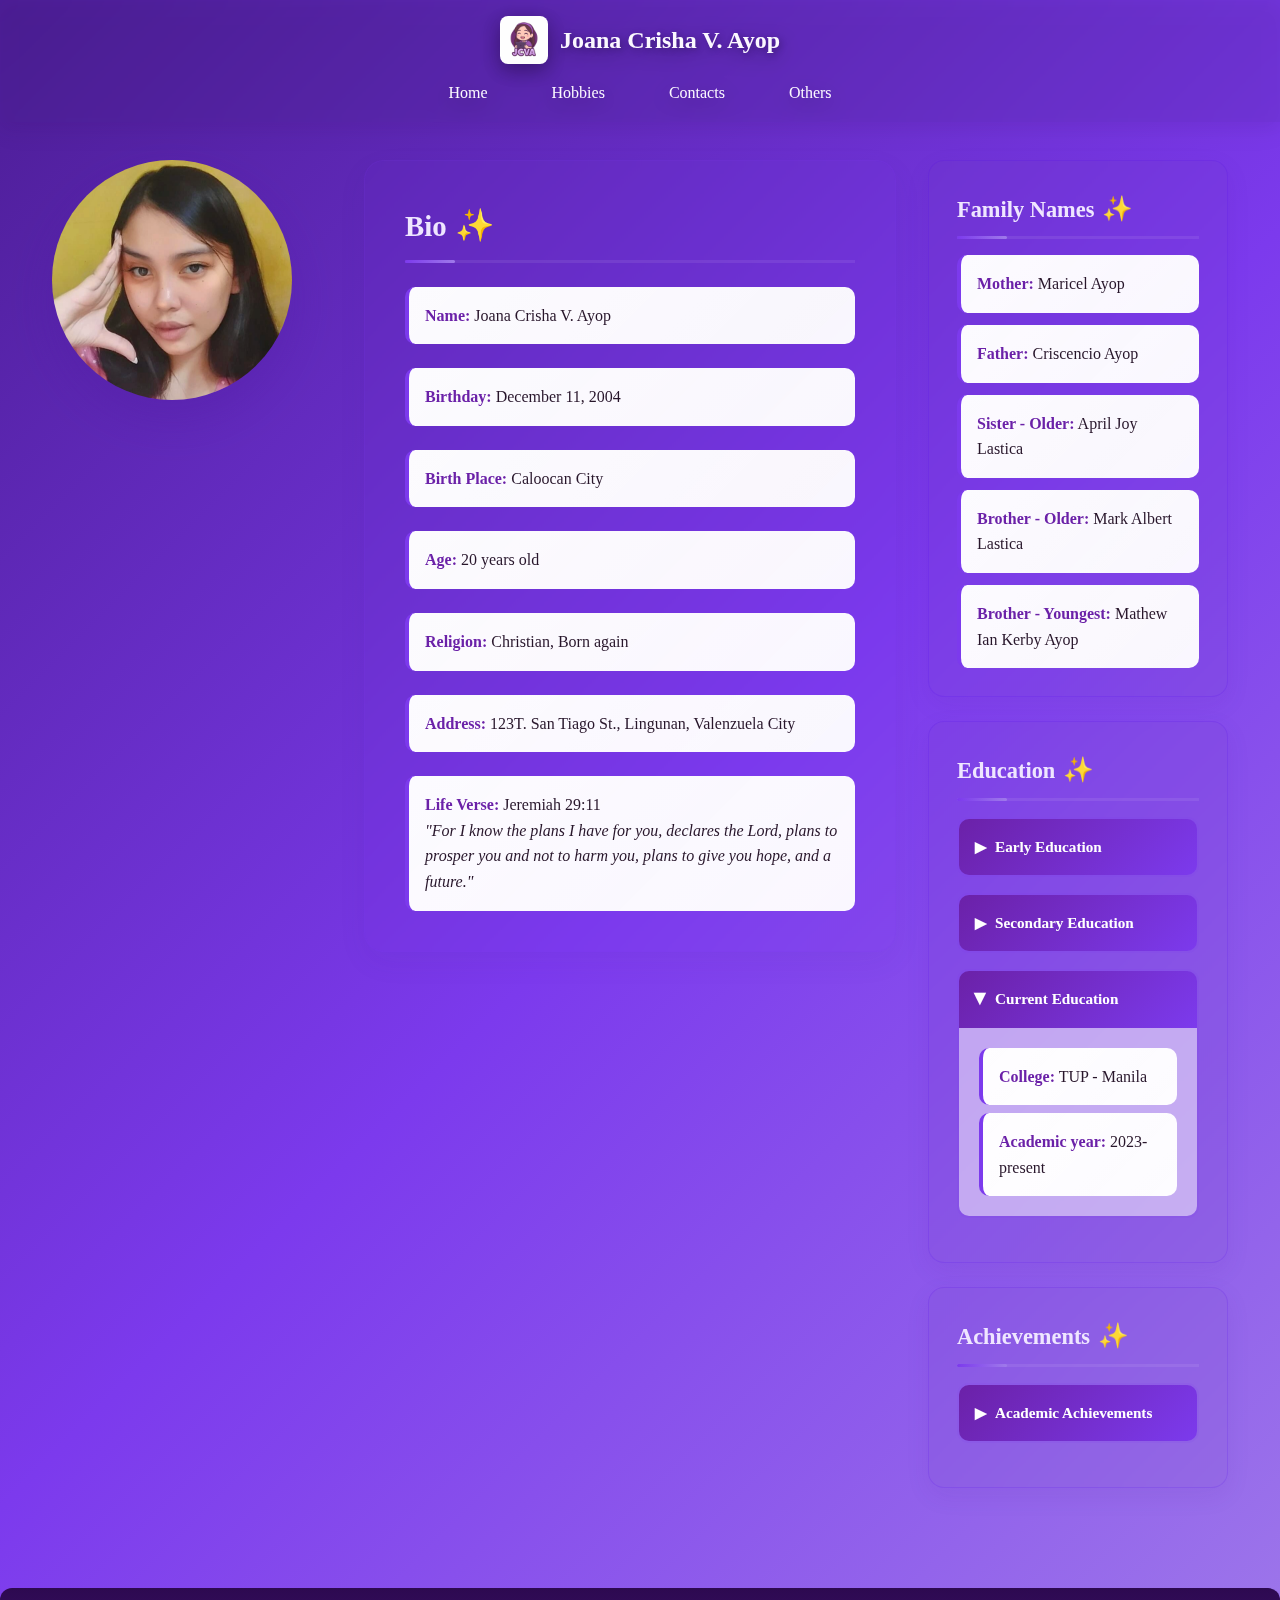
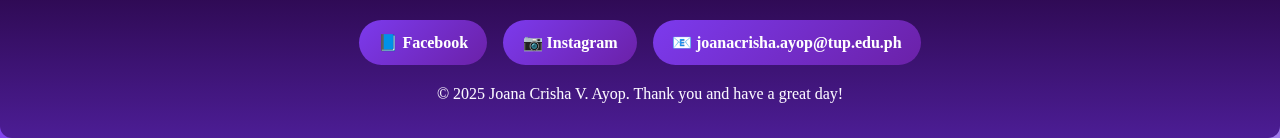
<file: Index.html>
<!DOCTYPE html>
<html lang="en">
  <head>
    <meta charset="UTF-8" />
    <meta name="viewport" content="width=device-width, initial-scale=1.0" />
    <title>Joana Crisha V. Ayop - Personal Profile</title>
    <link rel="stylesheet" href="styles.css" />
  </head>
  <body>
    <header>
      <div class="brand">
        <img class="logo" src="assets/logo.png" alt="Logo" />
        <h1 class="site-title">Joana Crisha V. Ayop</h1>
      </div>
      <nav>
        <ul>
          <li><a href="Index.html">Home</a></li>
          <li><a href="Hobbies.html">Hobbies</a></li>
          <li><a href="Contacts.html">Contacts</a></li>
          <li><a href="Others.html">Others</a></li>
        </ul>
      </nav>
    </header>

    <main>
      <div class="main-content">
        <div class="profile-header">
          <div class="profile-image">
            <img
              src="assets/profileee.jpg"
              alt="Portrait of Joana Crisha V. Ayop"
              width="240"
              height="240"
              loading="lazy"
              decoding="async"
            />
          </div>
          <section
            id="bio"
            data-role="student"
            data-interests="dancing,cooking,puzzles"
          >
            <h2>Bio</h2>
            <div class="info-grid">
              <div class="info-item">
                <strong>Name:</strong> Joana Crisha V. Ayop
              </div>
              <div class="info-item">
                <strong>Birthday:</strong> December 11, 2004
              </div>
              <div class="info-item">
                <strong>Birth Place:</strong> Caloocan City
              </div>
              <div class="info-item"><strong>Age:</strong> 20 years old</div>
              <div class="info-item">
                <strong>Religion:</strong> Christian, Born again
              </div>
              <div class="info-item">
                <strong>Address:</strong> 123T. San Tiago St., Lingunan,
                Valenzuela City
              </div>
            </div>
            <div class="info-item" style="margin-top: 1.5rem">
              <strong>Life Verse:</strong> Jeremiah 29:11<br />
              <em
                >"For I know the plans I have for you, declares the Lord, plans
                to prosper you and not to harm you, plans to give you hope, and
                a future."</em
              >
            </div>
          </section>
        </div>

        <div class="sidebar">
          <aside id="family" data-family-size="5">
            <h2>Family Names</h2>
            <div class="info-item"><strong>Mother:</strong> Maricel Ayop</div>
            <div class="info-item" style="margin-top: 0.75rem">
              <strong>Father:</strong> Criscencio Ayop
            </div>
            <div class="info-item" style="margin-top: 0.75rem">
              <strong>Sister - Older:</strong> April Joy Lastica
            </div>
            <div class="info-item" style="margin-top: 0.75rem">
              <strong>Brother - Older:</strong> Mark Albert Lastica
            </div>
            <div class="info-item" style="margin-top: 0.75rem">
              <strong>Brother - Youngest:</strong> Mathew Ian Kerby Ayop
            </div>
          </aside>

          <aside id="education" data-education-level="college">
            <h2>Education</h2>
            <details>
              <summary>Early Education</summary>
              <div>
                <div class="info-item">
                  <strong>Nursery:</strong> Valenzuela Daycare Center
                </div>
                <div class="info-item" style="margin-top: 0.5rem">
                  <strong>Academic year:</strong> 2009-2010
                </div>
                <div class="info-item" style="margin-top: 0.5rem">
                  <strong>Elementary:</strong> Canumay West Elementary School
                </div>
                <div class="info-item" style="margin-top: 0.5rem">
                  <strong>Academic year:</strong> 2010-2017
                </div>
              </div>
            </details>

            <details>
              <summary>Secondary Education</summary>
              <div>
                <div class="info-item">
                  <strong>High School:</strong> Canumay West National High
                  School
                </div>
                <div class="info-item" style="margin-top: 0.5rem">
                  <strong>Academic year:</strong> 2017-2021
                </div>
                <div class="info-item" style="margin-top: 0.5rem">
                  <strong>Senior High:</strong> Malinta National High School
                </div>
                <div class="info-item" style="margin-top: 0.5rem">
                  <strong>Academic year:</strong> 2021-2023
                </div>
              </div>
            </details>

            <details open>
              <summary>Current Education</summary>
              <div>
                <div class="info-item">
                  <strong>College:</strong> TUP - Manila
                </div>
                <div class="info-item" style="margin-top: 0.5rem">
                  <strong>Academic year:</strong> 2023-present
                </div>
              </div>
            </details>
          </aside>

          <aside id="achievements" data-achievement-level="honors">
            <h2>Achievements</h2>
            <details>
              <summary>Academic Achievements</summary>
              <div>
                <div class="info-item">
                  <strong>Elementary:</strong> Consistent Top student (Grades
                  1-6)
                </div>
                <div class="info-item" style="margin-top: 0.5rem">
                  <strong>High School:</strong> Consistent Honor Student (Grades
                  7-10)
                </div>
                <div class="info-item" style="margin-top: 0.5rem">
                  <strong>Senior High:</strong> Consistent Honor Student (Grades
                  11-12)
                </div>
                <div class="info-item" style="margin-top: 0.5rem">
                  <strong>College:</strong> Dean's Lister (2nd year)
                </div>
              </div>
            </details>
          </aside>
        </div>
      </div>
    </main>

    <footer>
      <div class="social-links">
        <a
          href="https://www.facebook.com/joana.crishaa?mibextid=ZbWKwL"
          target="_blank"
          >📘 Facebook</a
        >
        <a
          href="https://instagram.com/joane.avc?igshid=OGQ5ZDc2ODk2ZA=="
          target="_blank"
          >📷 Instagram</a
        >
        <a href="mailto:joanacrisha.ayop@tup.edu.ph"
          >📧 joanacrisha.ayop@tup.edu.ph</a
        >
      </div>
      <p>&copy; 2025 Joana Crisha V. Ayop. Thank you and have a great day!</p>
    </footer>
    <script src="script.js"></script>
  </body>
</html>
</file>
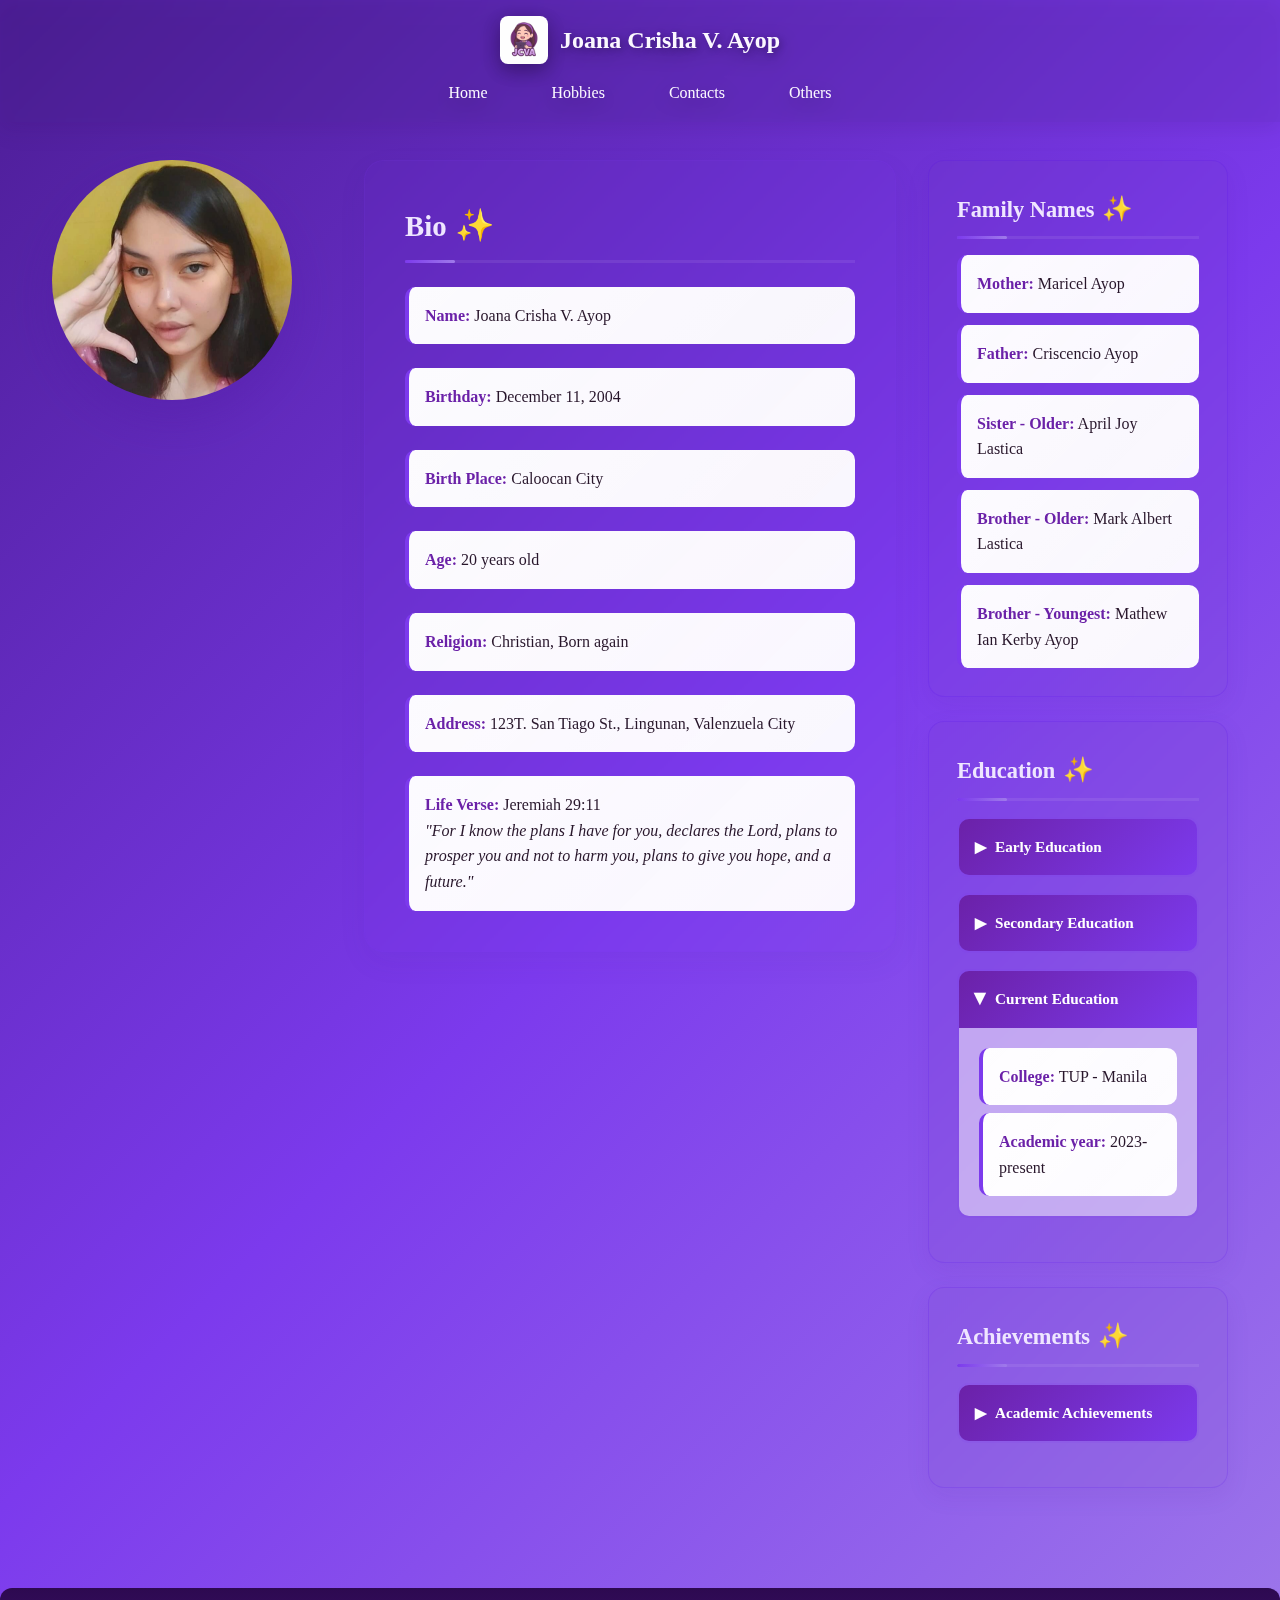
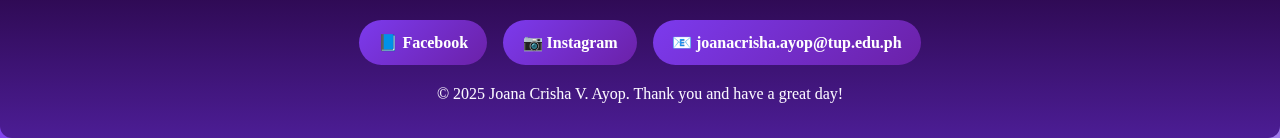
<file: index.html>
<!DOCTYPE html>
<html lang="en">
  <head>
    <meta charset="UTF-8" />
    <meta name="viewport" content="width=device-width, initial-scale=1.0" />
    <title>Joana Crisha V. Ayop - Personal Profile</title>
    <link rel="stylesheet" href="styles.css" />
  </head>
  <body>
    <header>
      <div class="brand">
        <img class="logo" src="assets/logo.png" alt="Logo" />
        <h1 class="site-title">Joana Crisha V. Ayop</h1>
      </div>
      <nav>
        <ul>
          <li><a href="index.html">Home</a></li>
          <li><a href="hobbies.html">Hobbies</a></li>
          <li><a href="contacts.html">Contacts</a></li>
          <li><a href="others.html">Others</a></li>
        </ul>
      </nav>
    </header>

    <main>
      <div class="main-content">
        <div class="profile-header">
          <div class="profile-image">
            <img
              src="assets/profileee.jpg"
              alt="Portrait of Joana Crisha V. Ayop"
              width="240"
              height="240"
              loading="lazy"
              decoding="async"
            />
          </div>
          
          <section
            id="bio"
            data-role="student"
            data-interests="dancing,cooking,puzzles"
          >
            <h2>Bio</h2>
            <div class="info-grid">
              <div class="info-item">
                <strong>Name:</strong> Joana Crisha V. Ayop
              </div>
              <div class="info-item">
                <strong>Birthday:</strong> December 11, 2004
              </div>
              <div class="info-item">
                <strong>Birth Place:</strong> Caloocan City
              </div>
              <div class="info-item"><strong>Age:</strong> 20 years old</div>
              <div class="info-item">
                <strong>Religion:</strong> Christian, Born again
              </div>
              <div class="info-item">
                <strong>Address:</strong> 123T. San Tiago St., Lingunan,
                Valenzuela City
              </div>
            </div>
            <div class="info-item" style="margin-top: 1.5rem">
              <strong>Life Verse:</strong> Jeremiah 29:11<br />
              <em
                >"For I know the plans I have for you, declares the Lord, plans
                to prosper you and not to harm you, plans to give you hope, and
                a future."</em
              >
            </div>
          </section>
        </div>

        <div class="sidebar">
          <aside id="family" data-family-size="5">
            <h2>Family Names</h2>
            <div class="info-item"><strong>Mother:</strong> Maricel Ayop</div>
            <div class="info-item" style="margin-top: 0.75rem">
              <strong>Father:</strong> Criscencio Ayop
            </div>
            <div class="info-item" style="margin-top: 0.75rem">
              <strong>Sister - Older:</strong> April Joy Lastica
            </div>
            <div class="info-item" style="margin-top: 0.75rem">
              <strong>Brother - Older:</strong> Mark Albert Lastica
            </div>
            <div class="info-item" style="margin-top: 0.75rem">
              <strong>Brother - Youngest:</strong> Mathew Ian Kerby Ayop
            </div>
          </aside>

          <aside id="education" data-education-level="college">
            <h2>Education</h2>
            <details>
              <summary>Early Education</summary>
              <div>
                <div class="info-item">
                  <strong>Nursery:</strong> Valenzuela Daycare Center
                </div>
                <div class="info-item" style="margin-top: 0.5rem">
                  <strong>Academic year:</strong> 2009-2010
                </div>
                <div class="info-item" style="margin-top: 0.5rem">
                  <strong>Elementary:</strong> Canumay West Elementary School
                </div>
                <div class="info-item" style="margin-top: 0.5rem">
                  <strong>Academic year:</strong> 2010-2017
                </div>
              </div>
            </details>

            <details>
              <summary>Secondary Education</summary>
              <div>
                <div class="info-item">
                  <strong>High School:</strong> Canumay West National High
                  School
                </div>
                <div class="info-item" style="margin-top: 0.5rem">
                  <strong>Academic year:</strong> 2017-2021
                </div>
                <div class="info-item" style="margin-top: 0.5rem">
                  <strong>Senior High:</strong> Malinta National High School
                </div>
                <div class="info-item" style="margin-top: 0.5rem">
                  <strong>Academic year:</strong> 2021-2023
                </div>
              </div>
            </details>

            <details open>
              <summary>Current Education</summary>
              <div>
                <div class="info-item">
                  <strong>College:</strong> TUP - Manila
                </div>
                <div class="info-item" style="margin-top: 0.5rem">
                  <strong>Academic year:</strong> 2023-present
                </div>
              </div>
            </details>
          </aside>

          <aside id="achievements" data-achievement-level="honors">
            <h2>Achievements</h2>
            <details>
              <summary>Academic Achievements</summary>
              <div>
                <div class="info-item">
                  <strong>Elementary:</strong> Consistent Top student (Grades
                  1-6)
                </div>
                <div class="info-item" style="margin-top: 0.5rem">
                  <strong>High School:</strong> Consistent Honor Student (Grades
                  7-10)
                </div>
                <div class="info-item" style="margin-top: 0.5rem">
                  <strong>Senior High:</strong> Consistent Honor Student (Grades
                  11-12)
                </div>
                <div class="info-item" style="margin-top: 0.5rem">
                  <strong>College:</strong> Dean's Lister (2nd year)
                </div>
              </div>
            </details>
          </aside>
        </div>
      </div>
    </main>

    <footer>
      <div class="social-links">
        <a
          href="https://www.facebook.com/joana.crishaa?mibextid=ZbWKwL"
          target="_blank"
          >📘 Facebook</a
        >
        <a
          href="https://instagram.com/joane.avc?igshid=OGQ5ZDc2ODk2ZA=="
          target="_blank"
          >📷 Instagram</a
        >
        <a href="mailto:joanacrisha.ayop@tup.edu.ph"
          >📧 joanacrisha.ayop@tup.edu.ph</a
        >
      </div>
      <p>&copy; 2025 Joana Crisha V. Ayop. Thank you and have a great day!</p>
    </footer>
    <script src="script.js"></script>
  </body>
</html>
</file>
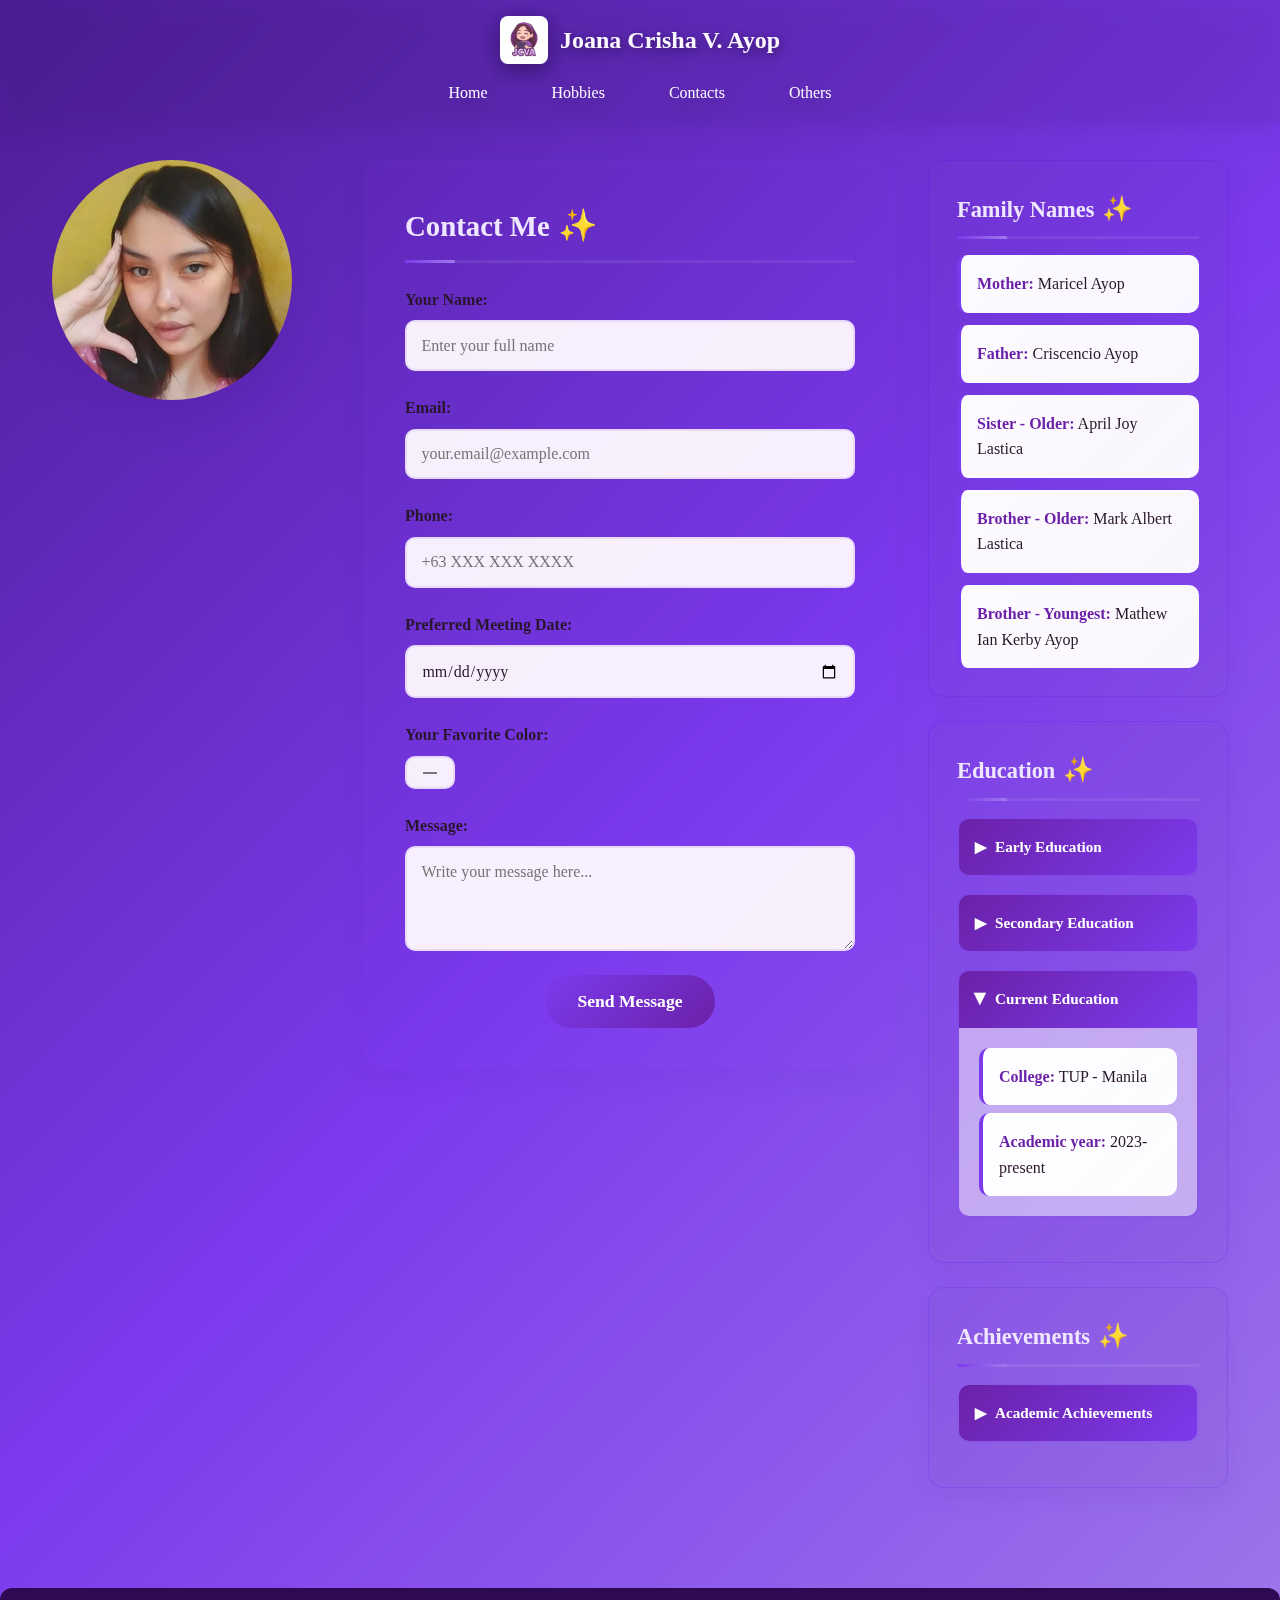
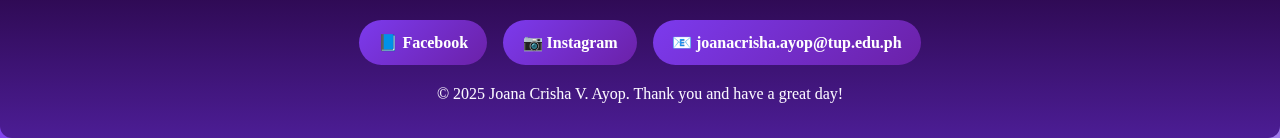
<file: Contacts.html>
<!DOCTYPE html>
<html lang="en">
  <head>
    <meta charset="UTF-8" />
    <meta name="viewport" content="width=device-width, initial-scale=1.0" />
    <title>Joana Crisha V. Ayop - Personal Profile</title>
    <link rel="stylesheet" href="styles.css" />
  </head>
  <body>
    <header>
      <div class="brand">
        <img class="logo" src="assets/logo.png" alt="Logo" />
        <h1 class="site-title">Joana Crisha V. Ayop</h1>
      </div>
      <nav>
        <ul>
          <li><a href="Index.html">Home</a></li>
          <li><a href="Hobbies.html">Hobbies</a></li>
          <li><a href="Contacts.html">Contacts</a></li>
          <li><a href="Others.html">Others</a></li>
        </ul>
      </nav>
    </header>

    <main>
      <div class="main-content">
        <div class="profile-header">
          <div class="profile-image">
            <img
              src="assets/profileee.jpg"
              alt="Portrait of Joana Crisha V. Ayop"
              width="240"
              height="240"
              loading="lazy"
              decoding="async"
            />
          </div>

          <section id="contact" data-contact-methods="email,phone,social">
            <h2>Contact Me</h2>
            <form class="contact-form">
              <div class="form-group">
                <label for="name">Your Name:</label>
                <input
                  type="text"
                  id="name"
                  name="name"
                  required
                  placeholder="Enter your full name"
                />
              </div>

              <div class="form-group">
                <label for="email">Email:</label>
                <input
                  type="email"
                  id="email"
                  name="email"
                  required
                  placeholder="your.email@example.com"
                />
              </div>

              <div class="form-group">
                <label for="phone">Phone:</label>
                <input
                  type="tel"
                  id="phone"
                  name="phone"
                  placeholder="+63 XXX XXX XXXX"
                />
              </div>

              <div class="form-group">
                <label for="meetingDate">Preferred Meeting Date:</label>
                <input type="date" id="meetingDate" name="meetingDate" />
              </div>

              <div class="form-group">
                <label for="favoriteColor">Your Favorite Color:</label>
                <input
                  type="color"
                  id="favoriteColor"
                  name="favoriteColor"
                  value="#7c3aed"
                />
              </div>

              <div class="form-group" style="grid-column: 1 / -1">
                <label for="message">Message:</label>
                <textarea
                  id="message"
                  name="message"
                  rows="4"
                  placeholder="Write your message here..."
                ></textarea>
              </div>

              <button
                type="submit"
                style="grid-column: 1 / -1; justify-self: center"
              >
                Send Message
              </button>
            </form>
          </section>
        </div>

        <div class="sidebar">
          <aside id="family" data-family-size="5">
            <h2>Family Names</h2>
            <div class="info-item"><strong>Mother:</strong> Maricel Ayop</div>
            <div class="info-item" style="margin-top: 0.75rem">
              <strong>Father:</strong> Criscencio Ayop
            </div>
            <div class="info-item" style="margin-top: 0.75rem">
              <strong>Sister - Older:</strong> April Joy Lastica
            </div>
            <div class="info-item" style="margin-top: 0.75rem">
              <strong>Brother - Older:</strong> Mark Albert Lastica
            </div>
            <div class="info-item" style="margin-top: 0.75rem">
              <strong>Brother - Youngest:</strong> Mathew Ian Kerby Ayop
            </div>
          </aside>

          <aside id="education" data-education-level="college">
            <h2>Education</h2>
            <details>
              <summary>Early Education</summary>
              <div>
                <div class="info-item">
                  <strong>Nursery:</strong> Valenzuela Daycare Center
                </div>
                <div class="info-item" style="margin-top: 0.5rem">
                  <strong>Academic year:</strong> 2009-2010
                </div>
                <div class="info-item" style="margin-top: 0.5rem">
                  <strong>Elementary:</strong> Canumay West Elementary School
                </div>
                <div class="info-item" style="margin-top: 0.5rem">
                  <strong>Academic year:</strong> 2010-2017
                </div>
              </div>
            </details>

            <details>
              <summary>Secondary Education</summary>
              <div>
                <div class="info-item">
                  <strong>High School:</strong> Canumay West National High
                  School
                </div>
                <div class="info-item" style="margin-top: 0.5rem">
                  <strong>Academic year:</strong> 2017-2021
                </div>
                <div class="info-item" style="margin-top: 0.5rem">
                  <strong>Senior High:</strong> Malinta National High School
                </div>
                <div class="info-item" style="margin-top: 0.5rem">
                  <strong>Academic year:</strong> 2021-2023
                </div>
              </div>
            </details>

            <details open>
              <summary>Current Education</summary>
              <div>
                <div class="info-item">
                  <strong>College:</strong> TUP - Manila
                </div>
                <div class="info-item" style="margin-top: 0.5rem">
                  <strong>Academic year:</strong> 2023-present
                </div>
              </div>
            </details>
          </aside>

          <aside id="achievements" data-achievement-level="honors">
            <h2>Achievements</h2>
            <details>
              <summary>Academic Achievements</summary>
              <div>
                <div class="info-item">
                  <strong>Elementary:</strong> Consistent Top student (Grades
                  1-6)
                </div>
                <div class="info-item" style="margin-top: 0.5rem">
                  <strong>High School:</strong> Consistent Honor Student (Grades
                  7-10)
                </div>
                <div class="info-item" style="margin-top: 0.5rem">
                  <strong>Senior High:</strong> Consistent Honor Student (Grades
                  11-12)
                </div>
                <div class="info-item" style="margin-top: 0.5rem">
                  <strong>College:</strong> Dean's Lister (2nd year)
                </div>
              </div>
            </details>
          </aside>
        </div>
      </div>
    </main>

    <footer>
      <div class="social-links">
        <a
          href="https://www.facebook.com/joana.crishaa?mibextid=ZbWKwL"
          target="_blank"
          >📘 Facebook</a
        >
        <a
          href="https://instagram.com/joane.avc?igshid=OGQ5ZDc2ODk2ZA=="
          target="_blank"
          >📷 Instagram</a
        >
        <a href="mailto:joanacrisha.ayop@tup.edu.ph"
          >📧 joanacrisha.ayop@tup.edu.ph</a
        >
      </div>
      <p>&copy; 2025 Joana Crisha V. Ayop. Thank you and have a great day!</p>
    </footer>
    <script src="script.js"></script>
  </body>
</html>
</file>
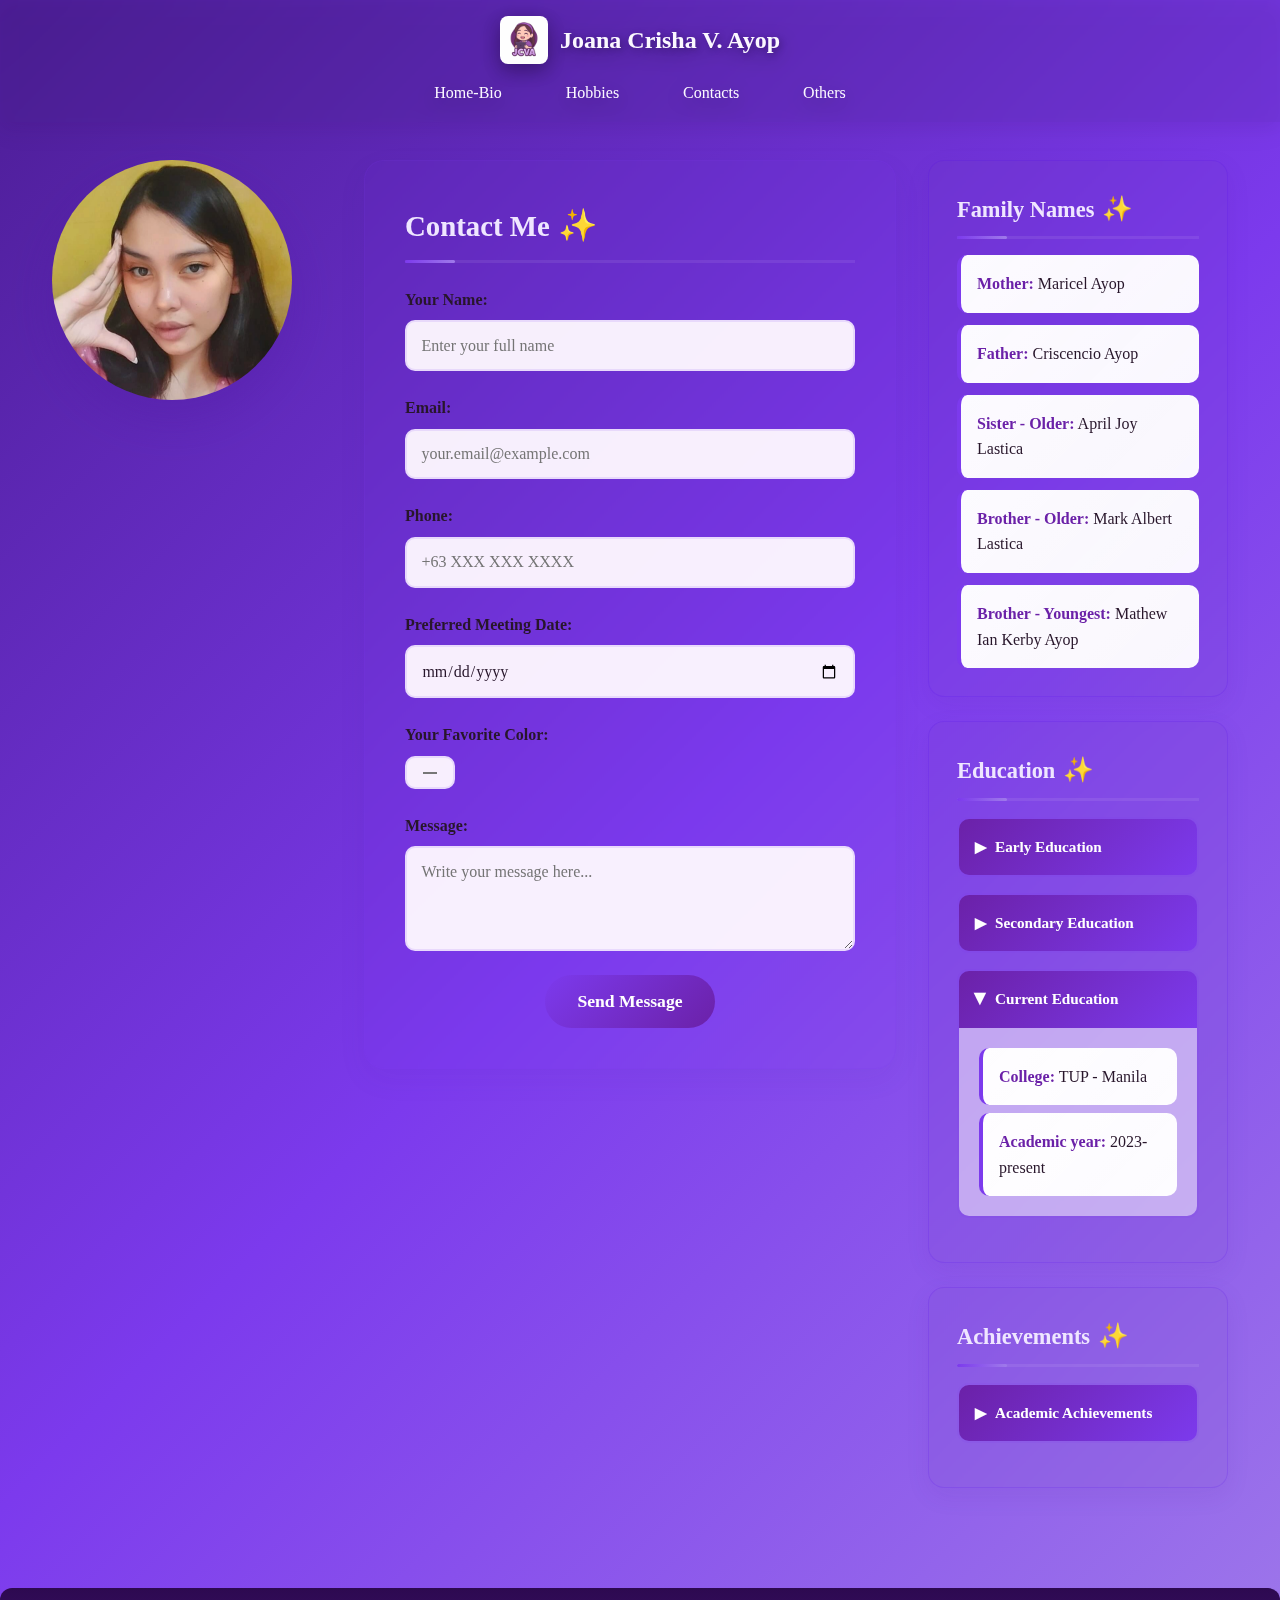
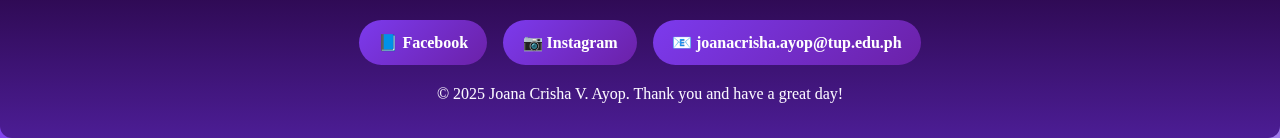
<file: contacts.html>
<!DOCTYPE html>
<html lang="en">
  <head>
    <meta charset="UTF-8" />
    <meta name="viewport" content="width=device-width, initial-scale=1.0" />
    <title>Joana Crisha V. Ayop - Personal Profile</title>
    <link rel="stylesheet" href="styles.css" />
  </head>
  <body>
    <header>
      <div class="brand">
        <img class="logo" src="assets/logo.png" alt="Logo" />
        <h1 class="site-title">Joana Crisha V. Ayop</h1>
      </div>
      <nav>
        <ul>
          <li><a href="index.html">Home-Bio</a></li>
          <li><a href="hobbies.html">Hobbies</a></li>
          <li><a href="contacts.html">Contacts</a></li>
          <li><a href="others.html">Others</a></li>
        </ul>
      </nav>
    </header>

    <main>
      <div class="main-content">
        <div class="profile-header">
          <div class="profile-image">
            <img
              src="assets/profileee.jpg"
              alt="Portrait of Joana Crisha V. Ayop"
              width="240"
              height="240"
              loading="lazy"
              decoding="async"
            />
          </div>

          <section id="contact" data-contact-methods="email,phone,social">
            <h2>Contact Me</h2>
            <form class="contact-form">
              <div class="form-group">
                <label for="name">Your Name:</label>
                <input
                  type="text"
                  id="name"
                  name="name"
                  required
                  placeholder="Enter your full name"
                />
              </div>

              <div class="form-group">
                <label for="email">Email:</label>
                <input
                  type="email"
                  id="email"
                  name="email"
                  required
                  placeholder="your.email@example.com"
                />
              </div>

              <div class="form-group">
                <label for="phone">Phone:</label>
                <input
                  type="tel"
                  id="phone"
                  name="phone"
                  placeholder="+63 XXX XXX XXXX"
                />
              </div>

              <div class="form-group">
                <label for="meetingDate">Preferred Meeting Date:</label>
                <input type="date" id="meetingDate" name="meetingDate" />
              </div>

              <div class="form-group">
                <label for="favoriteColor">Your Favorite Color:</label>
                <input
                  type="color"
                  id="favoriteColor"
                  name="favoriteColor"
                  value="#7c3aed"
                />
              </div>

              <div class="form-group" style="grid-column: 1 / -1">
                <label for="message">Message:</label>
                <textarea
                  id="message"
                  name="message"
                  rows="4"
                  placeholder="Write your message here..."
                ></textarea>
              </div>

              <button
                type="submit"
                style="grid-column: 1 / -1; justify-self: center"
              >
                Send Message
              </button>
            </form>
          </section>
        </div>

        <div class="sidebar">
          <aside id="family" data-family-size="5">
            <h2>Family Names</h2>
            <div class="info-item"><strong>Mother:</strong> Maricel Ayop</div>
            <div class="info-item" style="margin-top: 0.75rem">
              <strong>Father:</strong> Criscencio Ayop
            </div>
            <div class="info-item" style="margin-top: 0.75rem">
              <strong>Sister - Older:</strong> April Joy Lastica
            </div>
            <div class="info-item" style="margin-top: 0.75rem">
              <strong>Brother - Older:</strong> Mark Albert Lastica
            </div>
            <div class="info-item" style="margin-top: 0.75rem">
              <strong>Brother - Youngest:</strong> Mathew Ian Kerby Ayop
            </div>
          </aside>

          <aside id="education" data-education-level="college">
            <h2>Education</h2>
            <details>
              <summary>Early Education</summary>
              <div>
                <div class="info-item">
                  <strong>Nursery:</strong> Valenzuela Daycare Center
                </div>
                <div class="info-item" style="margin-top: 0.5rem">
                  <strong>Academic year:</strong> 2009-2010
                </div>
                <div class="info-item" style="margin-top: 0.5rem">
                  <strong>Elementary:</strong> Canumay West Elementary School
                </div>
                <div class="info-item" style="margin-top: 0.5rem">
                  <strong>Academic year:</strong> 2010-2017
                </div>
              </div>
            </details>

            <details>
              <summary>Secondary Education</summary>
              <div>
                <div class="info-item">
                  <strong>High School:</strong> Canumay West National High
                  School
                </div>
                <div class="info-item" style="margin-top: 0.5rem">
                  <strong>Academic year:</strong> 2017-2021
                </div>
                <div class="info-item" style="margin-top: 0.5rem">
                  <strong>Senior High:</strong> Malinta National High School
                </div>
                <div class="info-item" style="margin-top: 0.5rem">
                  <strong>Academic year:</strong> 2021-2023
                </div>
              </div>
            </details>

            <details open>
              <summary>Current Education</summary>
              <div>
                <div class="info-item">
                  <strong>College:</strong> TUP - Manila
                </div>
                <div class="info-item" style="margin-top: 0.5rem">
                  <strong>Academic year:</strong> 2023-present
                </div>
              </div>
            </details>
          </aside>

          <aside id="achievements" data-achievement-level="honors">
            <h2>Achievements</h2>
            <details>
              <summary>Academic Achievements</summary>
              <div>
                <div class="info-item">
                  <strong>Elementary:</strong> Consistent Top student (Grades
                  1-6)
                </div>
                <div class="info-item" style="margin-top: 0.5rem">
                  <strong>High School:</strong> Consistent Honor Student (Grades
                  7-10)
                </div>
                <div class="info-item" style="margin-top: 0.5rem">
                  <strong>Senior High:</strong> Consistent Honor Student (Grades
                  11-12)
                </div>
                <div class="info-item" style="margin-top: 0.5rem">
                  <strong>College:</strong> Dean's Lister (2nd year)
                </div>
              </div>
            </details>
          </aside>
        </div>
      </div>
    </main>

    <footer>
      <div class="social-links">
        <a
          href="https://www.facebook.com/joana.crishaa?mibextid=ZbWKwL"
          target="_blank"
          >📘 Facebook</a
        >
        <a
          href="https://instagram.com/joane.avc?igshid=OGQ5ZDc2ODk2ZA=="
          target="_blank"
          >📷 Instagram</a
        >
        <a href="mailto:joanacrisha.ayop@tup.edu.ph"
          >📧 joanacrisha.ayop@tup.edu.ph</a
        >
      </div>
      <p>&copy; 2025 Joana Crisha V. Ayop. Thank you and have a great day!</p>
    </footer>

    <script src="script.js"></script>
  </body>
</html>
</file>
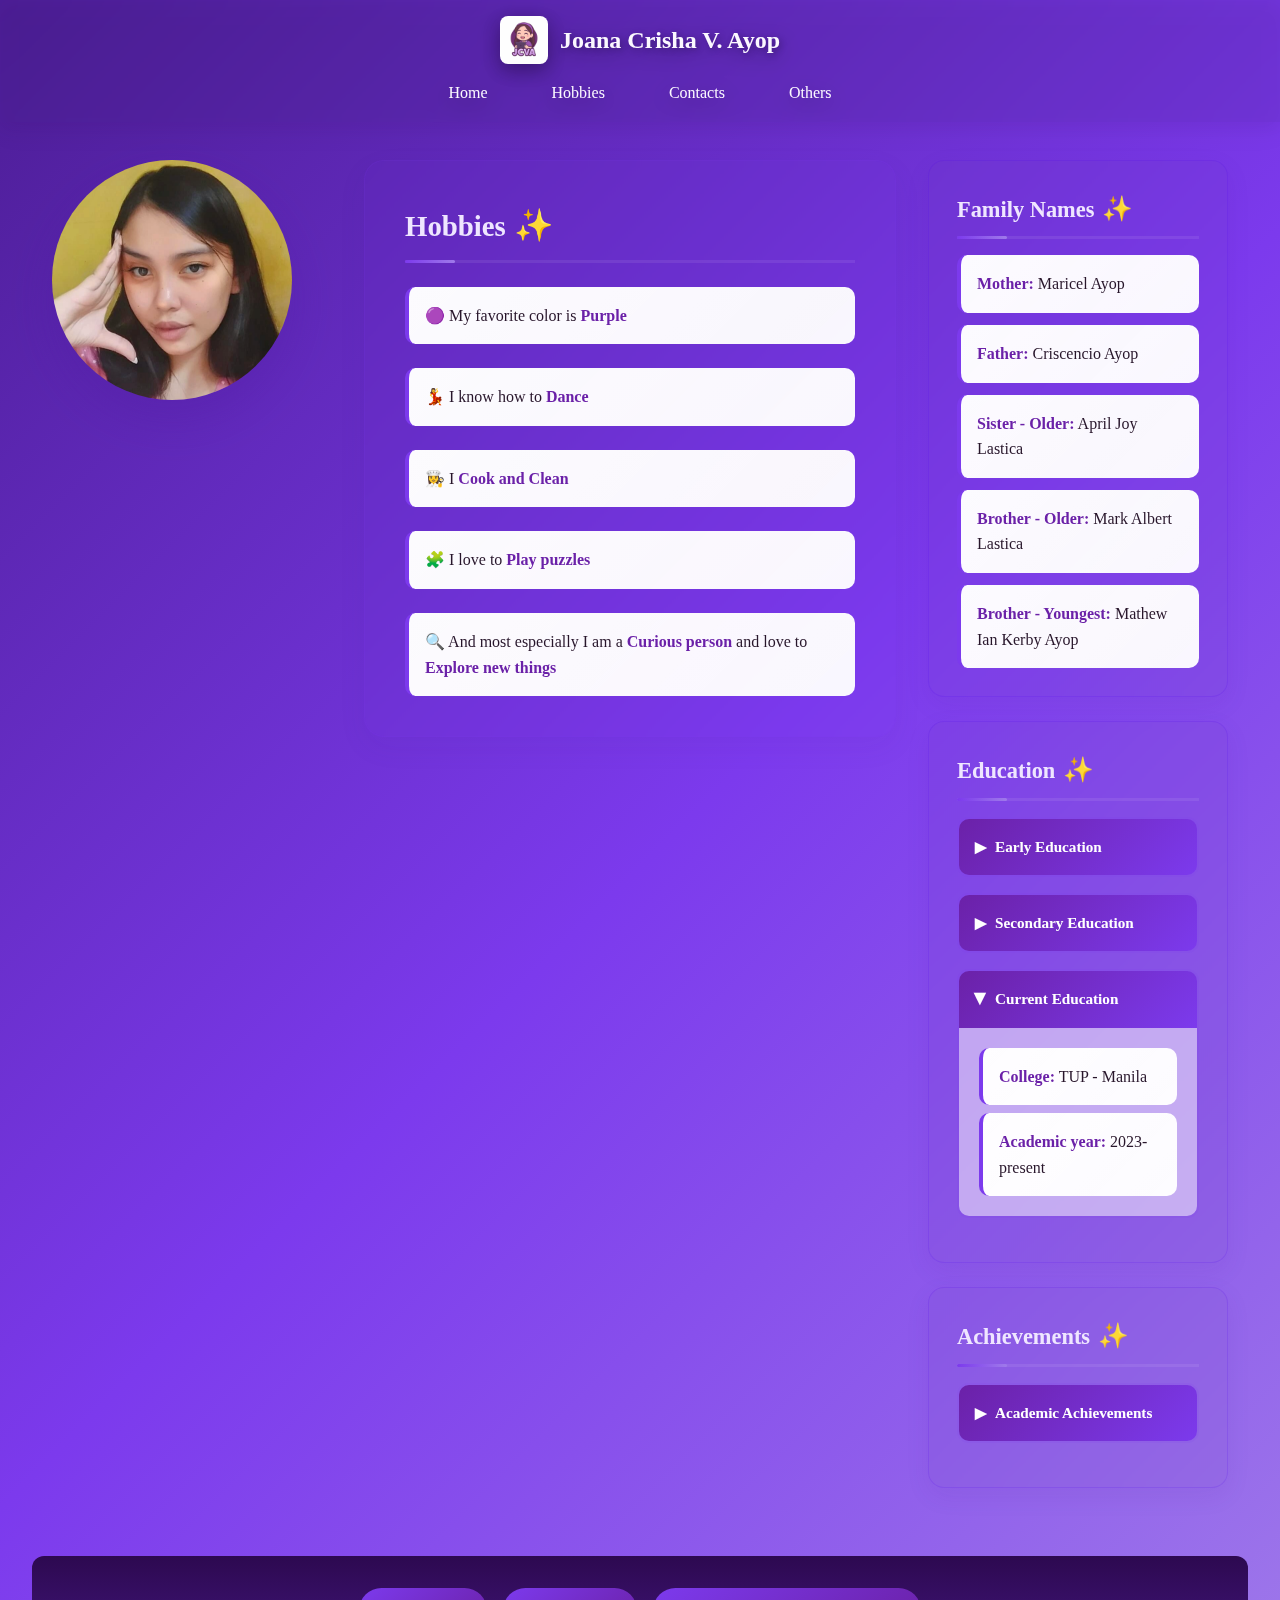
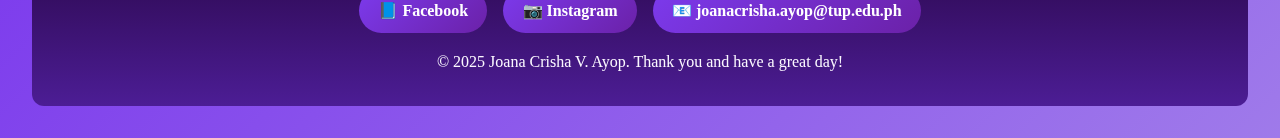
<file: Hobbies.html>
<!DOCTYPE html>
<html lang="en">
  <head>
    <meta charset="UTF-8" />
    <meta name="viewport" content="width=device-width, initial-scale=1.0" />
    <title>Joana Crisha V. Ayop - Personal Profile</title>
    <link rel="stylesheet" href="styles.css" />
  </head>
  <body>
    <header>
      <div class="brand">
        <img class="logo" src="assets/logo.png" alt="Logo" />
        <h1 class="site-title">Joana Crisha V. Ayop</h1>
      </div>
      <nav>
        <ul>
          <li><a href="Index.html">Home</a></li>
          <li><a href="Hobbies.html">Hobbies</a></li>
          <li><a href="Contacts.html">Contacts</a></li>
          <li><a href="Others.html">Others</a></li>
        </ul>
      </nav>
    </header>

    <main>
      <div class="main-content">
        <div class="profile-header">
          <div class="profile-image">
            <img
              src="assets/profileee.jpg"
              alt="Portrait of Joana Crisha V. Ayop"
              width="240"
              height="240"
              loading="lazy"
              decoding="async"
            />
          </div>

          <section id="hobbies" data-personality="curious,creative">
            <h2>Hobbies</h2>
            <div class="info-grid">
              <div class="info-item">
                🟣 My favorite color is <strong>Purple</strong>
              </div>
              <div class="info-item">
                💃 I know how to <strong>Dance</strong>
              </div>
              <div class="info-item">👩‍🍳 I <strong>Cook and Clean</strong></div>
              <div class="info-item">
                🧩 I love to <strong>Play puzzles</strong>
              </div>
              <div class="info-item" style="grid-column: 1 / -1">
                🔍 And most especially I am a
                <strong>Curious person</strong> and love to
                <strong>Explore new things</strong>
              </div>
            </div>
          </section>
        </div>

        <div class="sidebar">
          <aside id="family" data-family-size="5">
            <h2>Family Names</h2>
            <div class="info-item"><strong>Mother:</strong> Maricel Ayop</div>
            <div class="info-item" style="margin-top: 0.75rem">
              <strong>Father:</strong> Criscencio Ayop
            </div>
            <div class="info-item" style="margin-top: 0.75rem">
              <strong>Sister - Older:</strong> April Joy Lastica
            </div>
            <div class="info-item" style="margin-top: 0.75rem">
              <strong>Brother - Older:</strong> Mark Albert Lastica
            </div>
            <div class="info-item" style="margin-top: 0.75rem">
              <strong>Brother - Youngest:</strong> Mathew Ian Kerby Ayop
            </div>
          </aside>

          <aside id="education" data-education-level="college">
            <h2>Education</h2>
            <details>
              <summary>Early Education</summary>
              <div>
                <div class="info-item">
                  <strong>Nursery:</strong> Valenzuela Daycare Center
                </div>
                <div class="info-item" style="margin-top: 0.5rem">
                  <strong>Academic year:</strong> 2009-2010
                </div>
                <div class="info-item" style="margin-top: 0.5rem">
                  <strong>Elementary:</strong> Canumay West Elementary School
                </div>
                <div class="info-item" style="margin-top: 0.5rem">
                  <strong>Academic year:</strong> 2010-2017
                </div>
              </div>
            </details>
            <details>
              <summary>Secondary Education</summary>
              <div>
                <div class="info-item">
                  <strong>High School:</strong> Canumay West National High
                  School
                </div>
                <div class="info-item" style="margin-top: 0.5rem">
                  <strong>Academic year:</strong> 2017-2021
                </div>
                <div class="info-item" style="margin-top: 0.5rem">
                  <strong>Senior High:</strong> Malinta National High School
                </div>
                <div class="info-item" style="margin-top: 0.5rem">
                  <strong>Academic year:</strong> 2021-2023
                </div>
              </div>
            </details>
            <details open>
              <summary>Current Education</summary>
              <div>
                <div class="info-item">
                  <strong>College:</strong> TUP - Manila
                </div>
                <div class="info-item" style="margin-top: 0.5rem">
                  <strong>Academic year:</strong> 2023-present
                </div>
              </div>
            </details>
          </aside>

          <aside id="achievements" data-achievement-level="honors">
            <h2>Achievements</h2>
            <details>
              <summary>Academic Achievements</summary>
              <div>
                <div class="info-item">
                  <strong>Elementary:</strong> Consistent Top student (Grades
                  1-6)
                </div>
                <div class="info-item" style="margin-top: 0.5rem">
                  <strong>High School:</strong> Consistent Honor Student (Grades
                  7-10)
                </div>
                <div class="info-item" style="margin-top: 0.5rem">
                  <strong>Senior High:</strong> Consistent Honor Student (Grades
                  11-12)
                </div>
                <div class="info-item" style="margin-top: 0.5rem">
                  <strong>College:</strong> Dean's Lister (2nd year)
                </div>
              </div>
            </details>
          </aside>
        </div>
      </div>

      <footer>
        <div class="social-links">
          <a
            href="https://www.facebook.com/joana.crishaa?mibextid=ZbWKwL"
            target="_blank"
            >📘 Facebook</a
          >
          <a
            href="https://instagram.com/joane.avc?igshid=OGQ5ZDc2ODk2ZA=="
            target="_blank"
            >📷 Instagram</a
          >
          <a href="mailto:joanacrisha.ayop@tup.edu.ph"
            >📧 joanacrisha.ayop@tup.edu.ph</a
          >
        </div>
        <p>&copy; 2025 Joana Crisha V. Ayop. Thank you and have a great day!</p>
      </footer>
    </main>

    <script src="script.js"></script>
  </body>
</html>
</file>
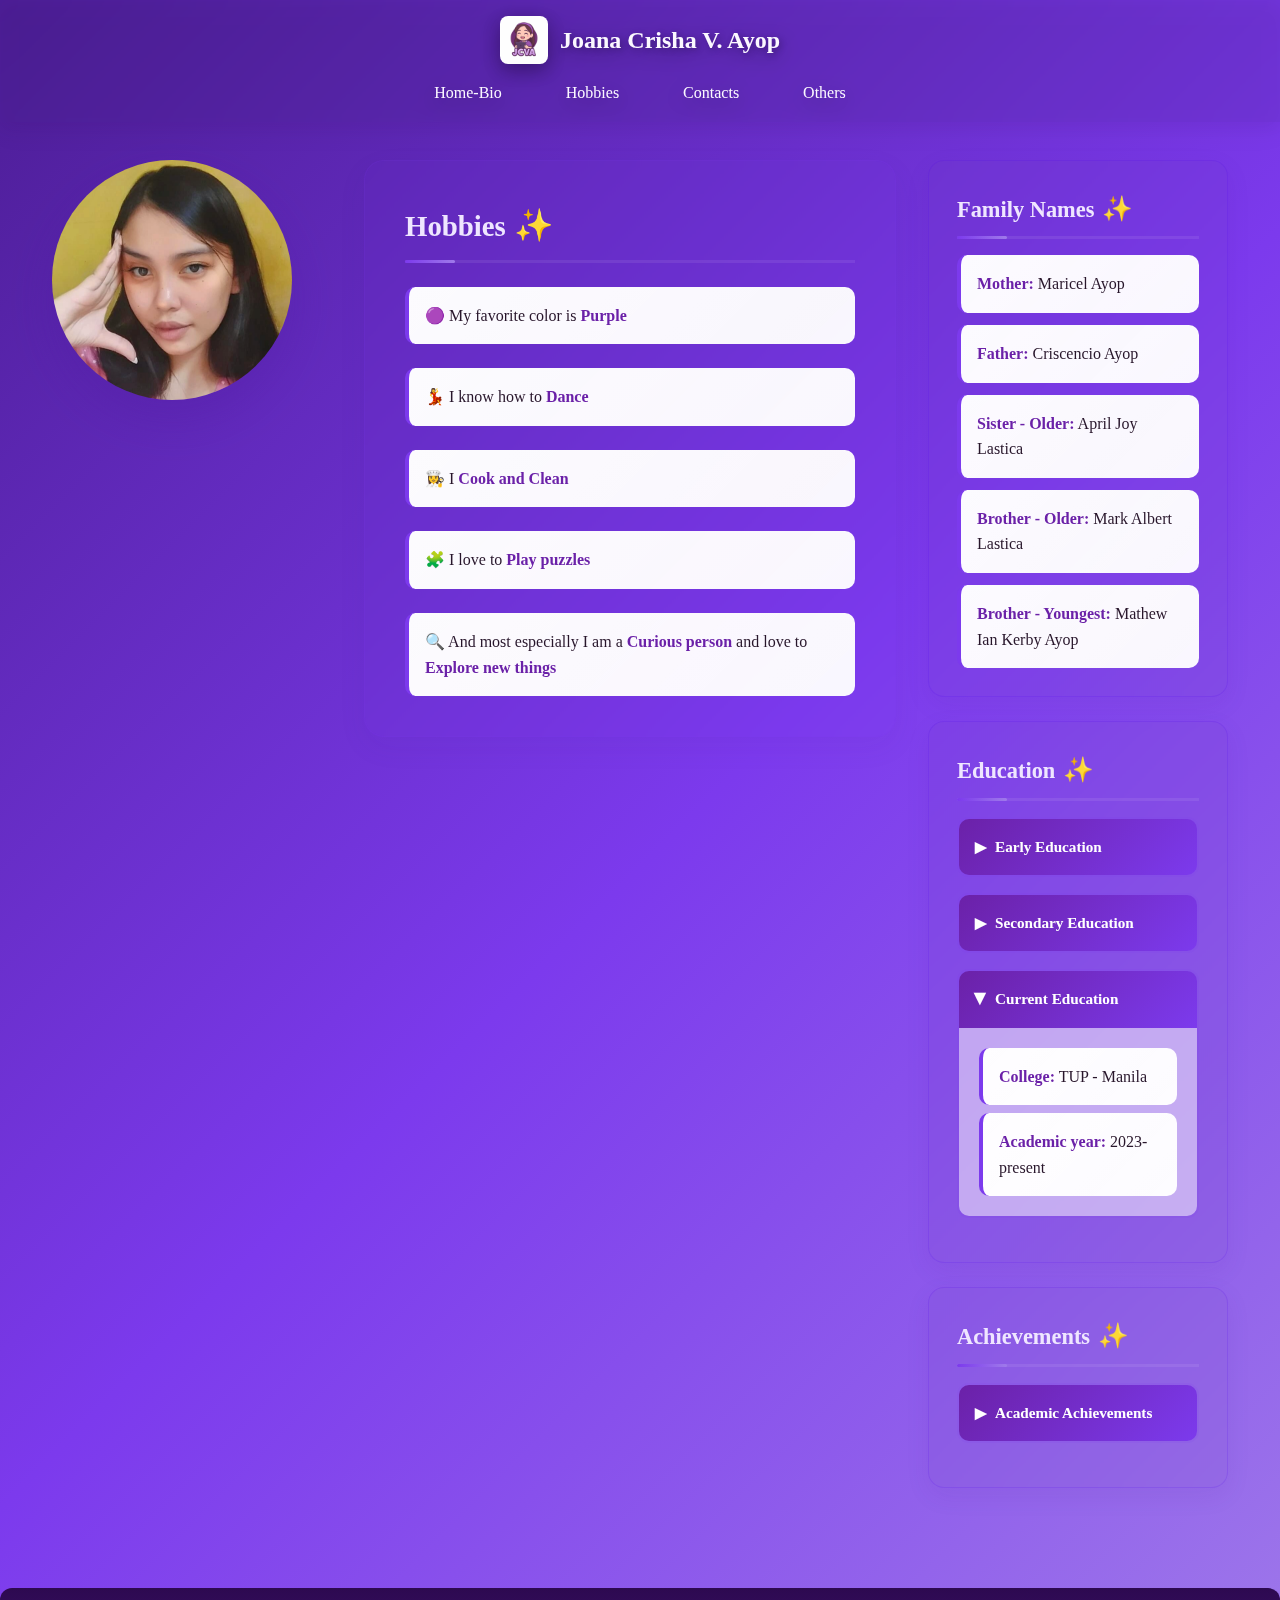
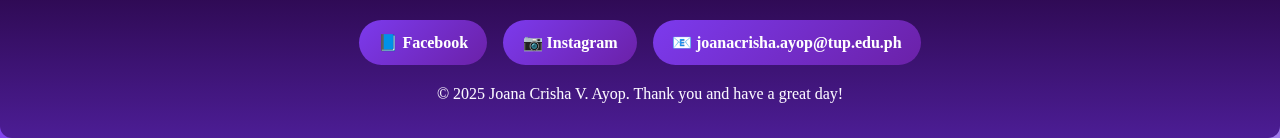
<file: hobbies.html>
<!DOCTYPE html>
<html lang="en">
  <head>
    <meta charset="UTF-8" />
    <meta name="viewport" content="width=device-width, initial-scale=1.0" />
    <title>Joana Crisha V. Ayop - Personal Profile</title>
    <link rel="stylesheet" href="styles.css" />
  </head>
  <body>
    <header>
      <div class="brand">
        <img class="logo" src="assets/logo.png" alt="Logo" />
        <h1 class="site-title">Joana Crisha V. Ayop</h1>
      </div>
      <nav>
        <ul>
          <li><a href="index.html">Home-Bio</a></li>
          <li><a href="hobbies.html">Hobbies</a></li>
          <li><a href="contacts.html">Contacts</a></li>
          <li><a href="others.html">Others</a></li>
        </ul>
      </nav>
    </header>

    <main>
      <div class="main-content">
        <div class="profile-header">
          <div class="profile-image">
            <img
              src="assets/profileee.jpg"
              alt="Portrait of Joana Crisha V. Ayop"
              width="240"
              height="240"
              loading="lazy"
              decoding="async"
            />
          </div>

          <section id="hobbies" data-personality="curious,creative">
            <h2>Hobbies</h2>
            <div class="info-grid">
              <div class="info-item">
                🟣 My favorite color is <strong>Purple</strong>
              </div>
              <div class="info-item">
                💃 I know how to <strong>Dance</strong>
              </div>
              <div class="info-item">👩‍🍳 I <strong>Cook and Clean</strong></div>
              <div class="info-item">
                🧩 I love to <strong>Play puzzles</strong>
              </div>
              <div class="info-item" style="grid-column: 1 / -1">
                🔍 And most especially I am a
                <strong>Curious person</strong> and love to
                <strong>Explore new things</strong>
              </div>
            </div>
          </section>
        </div>

        <div class="sidebar">
          <aside id="family" data-family-size="5">
            <h2>Family Names</h2>
            <div class="info-item"><strong>Mother:</strong> Maricel Ayop</div>
            <div class="info-item" style="margin-top: 0.75rem">
              <strong>Father:</strong> Criscencio Ayop
            </div>
            <div class="info-item" style="margin-top: 0.75rem">
              <strong>Sister - Older:</strong> April Joy Lastica
            </div>
            <div class="info-item" style="margin-top: 0.75rem">
              <strong>Brother - Older:</strong> Mark Albert Lastica
            </div>
            <div class="info-item" style="margin-top: 0.75rem">
              <strong>Brother - Youngest:</strong> Mathew Ian Kerby Ayop
            </div>
          </aside>

          <aside id="education" data-education-level="college">
            <h2>Education</h2>
            <details>
              <summary>Early Education</summary>
              <div>
                <div class="info-item">
                  <strong>Nursery:</strong> Valenzuela Daycare Center
                </div>
                <div class="info-item" style="margin-top: 0.5rem">
                  <strong>Academic year:</strong> 2009-2010
                </div>
                <div class="info-item" style="margin-top: 0.5rem">
                  <strong>Elementary:</strong> Canumay West Elementary School
                </div>
                <div class="info-item" style="margin-top: 0.5rem">
                  <strong>Academic year:</strong> 2010-2017
                </div>
              </div>
            </details>
            <details>
              <summary>Secondary Education</summary>
              <div>
                <div class="info-item">
                  <strong>High School:</strong> Canumay West National High
                  School
                </div>
                <div class="info-item" style="margin-top: 0.5rem">
                  <strong>Academic year:</strong> 2017-2021
                </div>
                <div class="info-item" style="margin-top: 0.5rem">
                  <strong>Senior High:</strong> Malinta National High School
                </div>
                <div class="info-item" style="margin-top: 0.5rem">
                  <strong>Academic year:</strong> 2021-2023
                </div>
              </div>
            </details>
            <details open>
              <summary>Current Education</summary>
              <div>
                <div class="info-item">
                  <strong>College:</strong> TUP - Manila
                </div>
                <div class="info-item" style="margin-top: 0.5rem">
                  <strong>Academic year:</strong> 2023-present
                </div>
              </div>
            </details>
          </aside>

          <aside id="achievements" data-achievement-level="honors">
            <h2>Achievements</h2>
            <details>
              <summary>Academic Achievements</summary>
              <div>
                <div class="info-item">
                  <strong>Elementary:</strong> Consistent Top student (Grades
                  1-6)
                </div>
                <div class="info-item" style="margin-top: 0.5rem">
                  <strong>High School:</strong> Consistent Honor Student (Grades
                  7-10)
                </div>
                <div class="info-item" style="margin-top: 0.5rem">
                  <strong>Senior High:</strong> Consistent Honor Student (Grades
                  11-12)
                </div>
                <div class="info-item" style="margin-top: 0.5rem">
                  <strong>College:</strong> Dean's Lister (2nd year)
                </div>
              </div>
            </details>
          </aside>
        </div>
      </div>
    </main>

      <footer>
        <div class="social-links">
          <a
            href="https://www.facebook.com/joana.crishaa?mibextid=ZbWKwL"
            target="_blank"
            >📘 Facebook</a
          >
          <a
            href="https://instagram.com/joane.avc?igshid=OGQ5ZDc2ODk2ZA=="
            target="_blank"
            >📷 Instagram</a
          >
          <a href="mailto:joanacrisha.ayop@tup.edu.ph"
            >📧 joanacrisha.ayop@tup.edu.ph</a
          >
        </div>
        <p>&copy; 2025 Joana Crisha V. Ayop. Thank you and have a great day!</p>
      </footer>

    <script src="script.js"></script>
  </body>
</html>
</file>
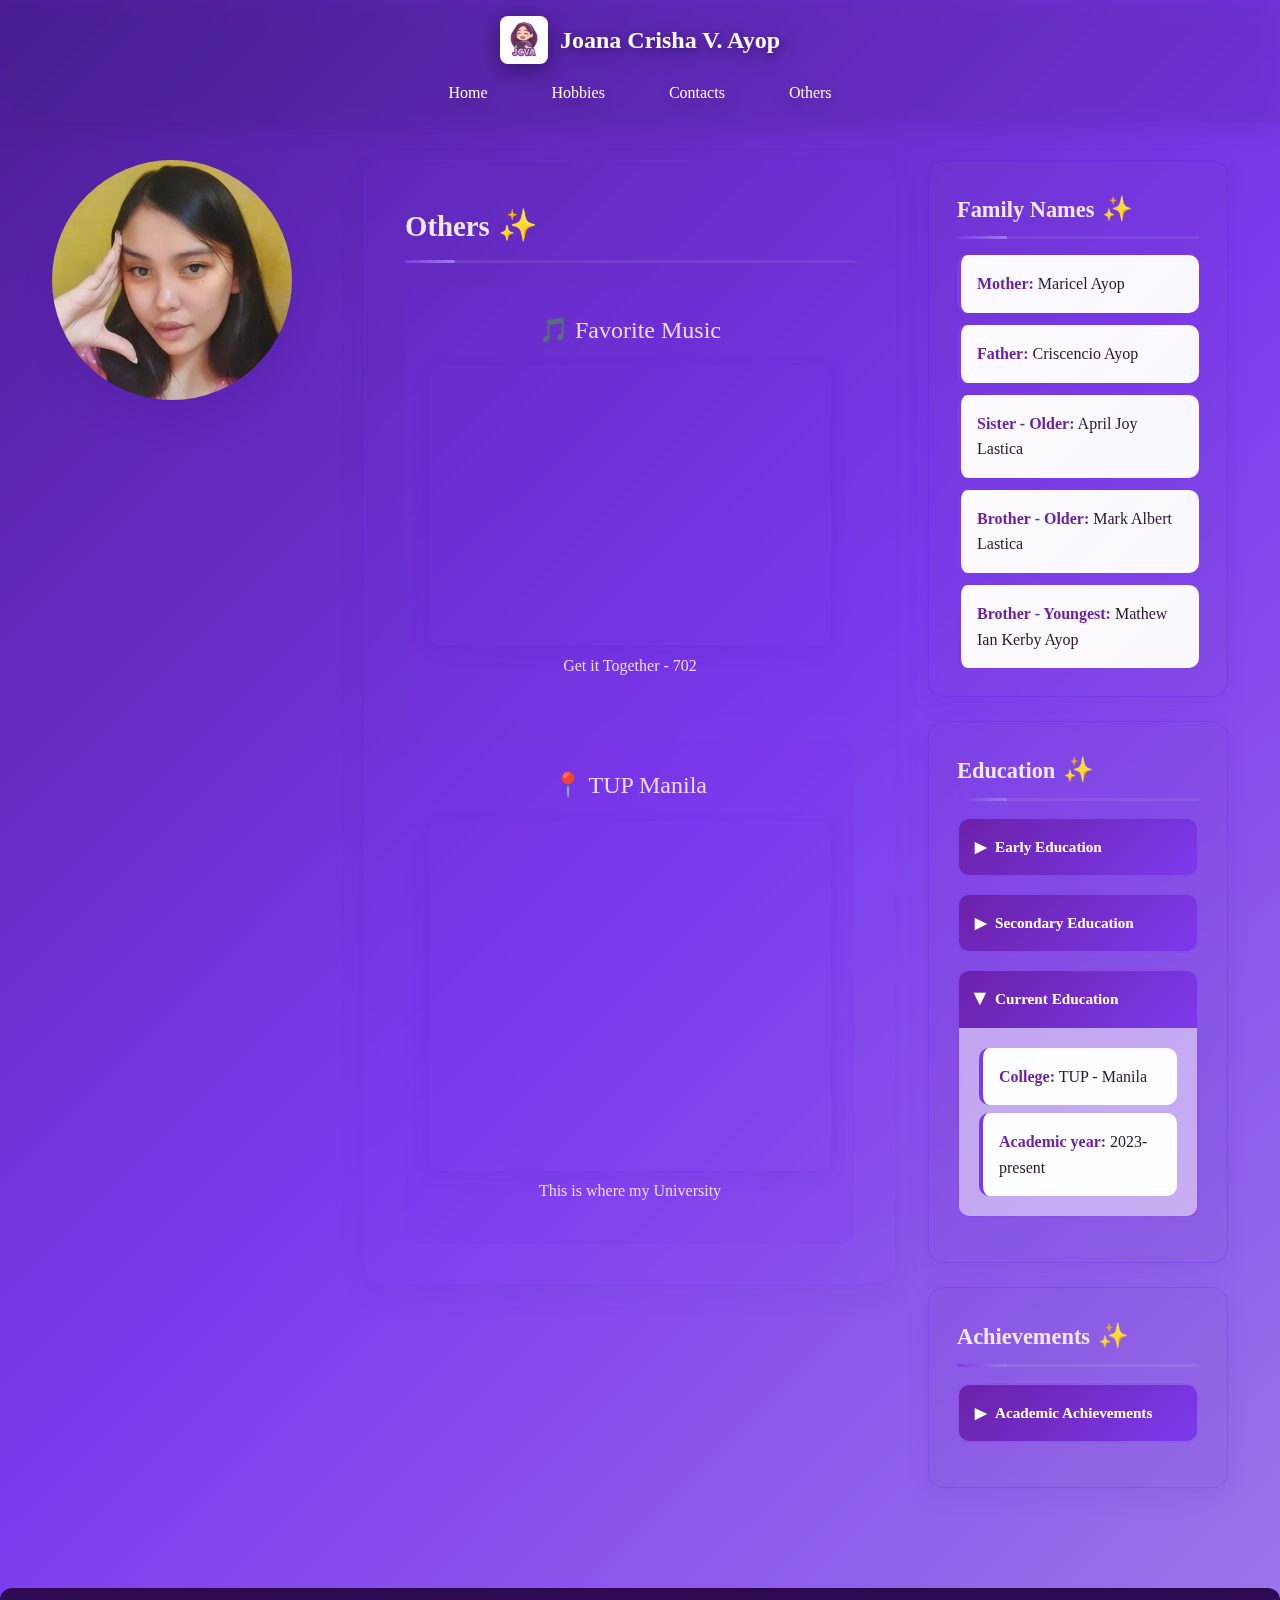
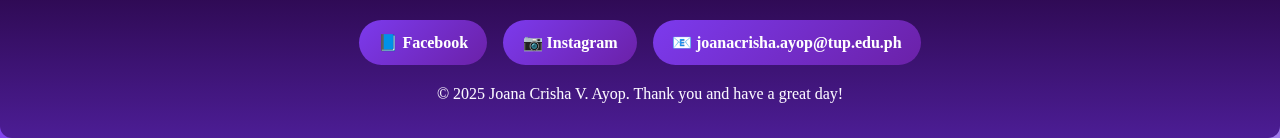
<file: Others.html>
<!DOCTYPE html>
<html lang="en">
  <head>
    <meta charset="UTF-8" />
    <meta name="viewport" content="width=device-width, initial-scale=1.0" />
    <title>Joana Crisha V. Ayop - Personal Profile</title>
    <link rel="stylesheet" href="styles.css" />
  </head>
  <body>
    <header>
      <div class="brand">
        <img class="logo" src="assets/logo.png" alt="Logo" />
        <h1 class="site-title">Joana Crisha V. Ayop</h1>
      </div>
      <nav>
        <ul>
          <li><a href="Index.html">Home</a></li>
          <li><a href="Hobbies.html">Hobbies</a></li>
          <li><a href="Contacts.html">Contacts</a></li>
          <li><a href="Others.html">Others</a></li>
        </ul>
      </nav>
    </header>

    <main>
      <div class="main-content">
        <div class="profile-header">
          <div class="profile-image">
            <img
              src="assets/profileee.jpg"
              alt="Portrait of Joana Crisha V. Ayop"
              width="240"
              height="240"
              loading="lazy"
              decoding="async"
            />
          </div>
          <section id="others">
            <h2>Others</h2>
            <div class="embed-sections">
              <div class="embed-item">
                <h3>🎵 Favorite Music</h3>
                <iframe
                  src="https://www.youtube-nocookie.com/embed/rQYFjESgvbc?rel=0"
                  title="Music"
                  allowfullscreen
                ></iframe>
                <h4>Get it Together - 702</h4>
              </div>

              <div class="embed-item">
                <h3>📍 TUP Manila</h3>
                <iframe
                  src="https://www.google.com/maps/embed?pb=!1m18!1m12!1m3!1d3861.2104811105887!2d120.98191187515192!3d14.587078985897623!2m3!1f0!2f0!3f0!3m2!1i1024!2i768!4f13.1!3m3!1m2!1s0x3397ca21ac302015%3A0x92dcca0f915010d9!2sTechnological%20University%20of%20the%20Philippines%20(TUP)%20-%20Manila!5e0!3m2!1sen!2sph!4v1758206516864!5m2!1sen!2sph"
                  class="maps-iframe"
                  allowfullscreen
                ></iframe>
                <h4>This is where my University</h4>
              </div>
            </div>
          </section>
        </div>

        <div class="sidebar">
          <aside id="family" data-family-size="5">
            <h2>Family Names</h2>
            <div class="info-item"><strong>Mother:</strong> Maricel Ayop</div>
            <div class="info-item" style="margin-top: 0.75rem">
              <strong>Father:</strong> Criscencio Ayop
            </div>
            <div class="info-item" style="margin-top: 0.75rem">
              <strong>Sister - Older:</strong> April Joy Lastica
            </div>
            <div class="info-item" style="margin-top: 0.75rem">
              <strong>Brother - Older:</strong> Mark Albert Lastica
            </div>
            <div class="info-item" style="margin-top: 0.75rem">
              <strong>Brother - Youngest:</strong> Mathew Ian Kerby Ayop
            </div>
          </aside>

          <aside id="education" data-education-level="college">
            <h2>Education</h2>
            <details>
              <summary>Early Education</summary>
              <div>
                <div class="info-item">
                  <strong>Nursery:</strong> Valenzuela Daycare Center
                </div>
                <div class="info-item" style="margin-top: 0.5rem">
                  <strong>Academic year:</strong> 2009-2010
                </div>
                <div class="info-item" style="margin-top: 0.5rem">
                  <strong>Elementary:</strong> Canumay West Elementary School
                </div>
                <div class="info-item" style="margin-top: 0.5rem">
                  <strong>Academic year:</strong> 2010-2017
                </div>
              </div>
            </details>

            <details>
              <summary>Secondary Education</summary>
              <div>
                <div class="info-item">
                  <strong>High School:</strong> Canumay West National High
                  School
                </div>
                <div class="info-item" style="margin-top: 0.5rem">
                  <strong>Academic year:</strong> 2017-2021
                </div>
                <div class="info-item" style="margin-top: 0.5rem">
                  <strong>Senior High:</strong> Malinta National High School
                </div>
                <div class="info-item" style="margin-top: 0.5rem">
                  <strong>Academic year:</strong> 2021-2023
                </div>
              </div>
            </details>

            <details open>
              <summary>Current Education</summary>
              <div>
                <div class="info-item">
                  <strong>College:</strong> TUP - Manila
                </div>
                <div class="info-item" style="margin-top: 0.5rem">
                  <strong>Academic year:</strong> 2023-present
                </div>
              </div>
            </details>
          </aside>

          <aside id="achievements" data-achievement-level="honors">
            <h2>Achievements</h2>
            <details>
              <summary>Academic Achievements</summary>
              <div>
                <div class="info-item">
                  <strong>Elementary:</strong> Consistent Top student (Grades
                  1-6)
                </div>
                <div class="info-item" style="margin-top: 0.5rem">
                  <strong>High School:</strong> Consistent Honor Student (Grades
                  7-10)
                </div>
                <div class="info-item" style="margin-top: 0.5rem">
                  <strong>Senior High:</strong> Consistent Honor Student (Grades
                  11-12)
                </div>
                <div class="info-item" style="margin-top: 0.5rem">
                  <strong>College:</strong> Dean's Lister (2nd year)
                </div>
              </div>
            </details>
          </aside>
        </div>
      </div>
    </main>

    <footer>
      <div class="social-links">
        <a
          href="https://www.facebook.com/joana.crishaa?mibextid=ZbWKwL"
          target="_blank"
          >📘 Facebook</a
        >
        <a
          href="https://instagram.com/joane.avc?igshid=OGQ5ZDc2ODk2ZA=="
          target="_blank"
          >📷 Instagram</a
        >
        <a href="mailto:joanacrisha.ayop@tup.edu.ph"
          >📧 joanacrisha.ayop@tup.edu.ph</a
        >
      </div>
      <p>&copy; 2025 Joana Crisha V. Ayop. Thank you and have a great day!</p>
    </footer>

    <script src="script.js"></script>
  </body>
</html>
</file>
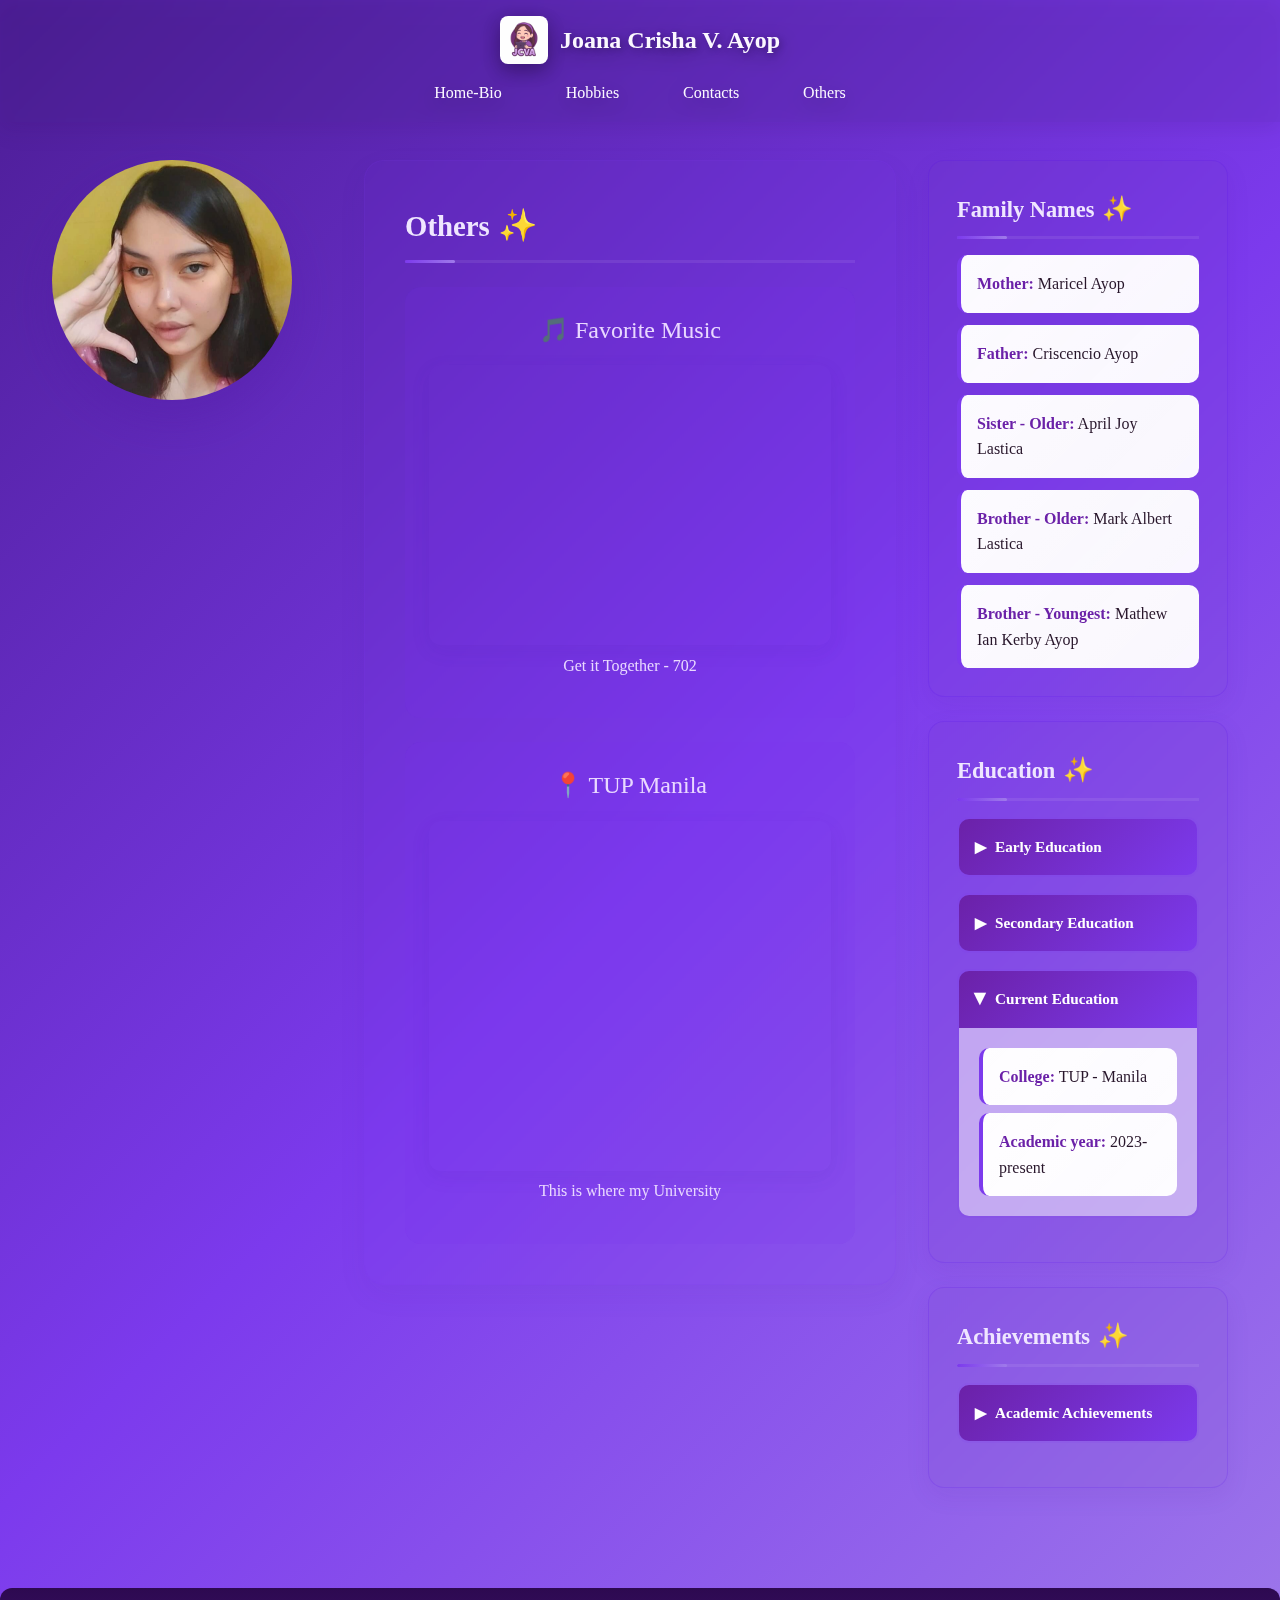
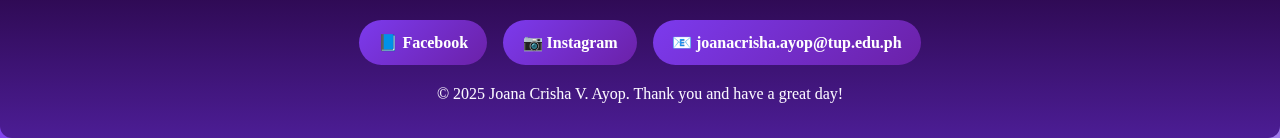
<file: others.html>
<!DOCTYPE html>
<html lang="en">
  <head>
    <meta charset="UTF-8" />
    <meta name="viewport" content="width=device-width, initial-scale=1.0" />
    <title>Joana Crisha V. Ayop - Personal Profile</title>
    <link rel="stylesheet" href="styles.css" />
  </head>
  <body>
    <header>
      <div class="brand">
        <img class="logo" src="assets/logo.png" alt="Logo" />
        <h1 class="site-title">Joana Crisha V. Ayop</h1>
      </div>
      <nav>
        <ul>
          <li><a href="index.html">Home-Bio</a></li>
          <li><a href="hobbies.html">Hobbies</a></li>
          <li><a href="contacts.html">Contacts</a></li>
          <li><a href="others.html">Others</a></li>
        </ul>
      </nav>
    </header>

    <main>
      <div class="main-content">
        <div class="profile-header">
          <div class="profile-image">
            <img
              src="assets/profileee.jpg"
              alt="Portrait of Joana Crisha V. Ayop"
              width="240"
              height="240"
              loading="lazy"
              decoding="async"
            />
            
          </div>
          <section id="others">
            <h2>Others</h2>
            <div class="embed-sections">
              <div class="embed-item">
                <h3>🎵 Favorite Music</h3>
                <iframe
                  src="https://www.youtube-nocookie.com/embed/rQYFjESgvbc?rel=0"
                  title="Music"
                  allowfullscreen
                ></iframe>
                <h4>Get it Together - 702</h4>
              </div>

              <div class="embed-item">
                <h3>📍 TUP Manila</h3>
                <iframe
                  src="https://www.google.com/maps/embed?pb=!1m18!1m12!1m3!1d3861.2104811105887!2d120.98191187515192!3d14.587078985897623!2m3!1f0!2f0!3f0!3m2!1i1024!2i768!4f13.1!3m3!1m2!1s0x3397ca21ac302015%3A0x92dcca0f915010d9!2sTechnological%20University%20of%20the%20Philippines%20(TUP)%20-%20Manila!5e0!3m2!1sen!2sph!4v1758206516864!5m2!1sen!2sph"
                  class="maps-iframe"
                  allowfullscreen
                ></iframe>
                <h4>This is where my University</h4>
              </div>
            </div>
          </section>
        </div>

        <div class="sidebar">
          <aside id="family" data-family-size="5">
            <h2>Family Names</h2>
            <div class="info-item"><strong>Mother:</strong> Maricel Ayop</div>
            <div class="info-item" style="margin-top: 0.75rem">
              <strong>Father:</strong> Criscencio Ayop
            </div>
            <div class="info-item" style="margin-top: 0.75rem">
              <strong>Sister - Older:</strong> April Joy Lastica
            </div>
            <div class="info-item" style="margin-top: 0.75rem">
              <strong>Brother - Older:</strong> Mark Albert Lastica
            </div>
            <div class="info-item" style="margin-top: 0.75rem">
              <strong>Brother - Youngest:</strong> Mathew Ian Kerby Ayop
            </div>
          </aside>

          <aside id="education" data-education-level="college">
            <h2>Education</h2>
            <details>
              <summary>Early Education</summary>
              <div>
                <div class="info-item">
                  <strong>Nursery:</strong> Valenzuela Daycare Center
                </div>
                <div class="info-item" style="margin-top: 0.5rem">
                  <strong>Academic year:</strong> 2009-2010
                </div>
                <div class="info-item" style="margin-top: 0.5rem">
                  <strong>Elementary:</strong> Canumay West Elementary School
                </div>
                <div class="info-item" style="margin-top: 0.5rem">
                  <strong>Academic year:</strong> 2010-2017
                </div>
              </div>
            </details>

            <details>
              <summary>Secondary Education</summary>
              <div>
                <div class="info-item">
                  <strong>High School:</strong> Canumay West National High
                  School
                </div>
                <div class="info-item" style="margin-top: 0.5rem">
                  <strong>Academic year:</strong> 2017-2021
                </div>
                <div class="info-item" style="margin-top: 0.5rem">
                  <strong>Senior High:</strong> Malinta National High School
                </div>
                <div class="info-item" style="margin-top: 0.5rem">
                  <strong>Academic year:</strong> 2021-2023
                </div>
              </div>
            </details>

            <details open>
              <summary>Current Education</summary>
              <div>
                <div class="info-item">
                  <strong>College:</strong> TUP - Manila
                </div>
                <div class="info-item" style="margin-top: 0.5rem">
                  <strong>Academic year:</strong> 2023-present
                </div>
              </div>
            </details>
          </aside>

          <aside id="achievements" data-achievement-level="honors">
            <h2>Achievements</h2>
            <details>
              <summary>Academic Achievements</summary>
              <div>
                <div class="info-item">
                  <strong>Elementary:</strong> Consistent Top student (Grades
                  1-6)
                </div>
                <div class="info-item" style="margin-top: 0.5rem">
                  <strong>High School:</strong> Consistent Honor Student (Grades
                  7-10)
                </div>
                <div class="info-item" style="margin-top: 0.5rem">
                  <strong>Senior High:</strong> Consistent Honor Student (Grades
                  11-12)
                </div>
                <div class="info-item" style="margin-top: 0.5rem">
                  <strong>College:</strong> Dean's Lister (2nd year)
                </div>
              </div>
            </details>
          </aside>
        </div>
      </div>
    </main>

    <footer>
      <div class="social-links">
        <a
          href="https://www.facebook.com/joana.crishaa?mibextid=ZbWKwL"
          target="_blank"
          >📘 Facebook</a
        >
        <a
          href="https://instagram.com/joane.avc?igshid=OGQ5ZDc2ODk2ZA=="
          target="_blank"
          >📷 Instagram</a
        >
        <a href="mailto:joanacrisha.ayop@tup.edu.ph"
          >📧 joanacrisha.ayop@tup.edu.ph</a
        >
      </div>
      <p>&copy; 2025 Joana Crisha V. Ayop. Thank you and have a great day!</p>
    </footer>

    <script src="script.js"></script>
  </body>
</html>
</file>
<file: styles.css>
/* Palette and global font */
:root {
  --purple-900: #2d0950;
  --purple-800: #4c1d95;
  --purple-700: #6b21a8;
  --purple-600: #7c3aed;
  --purple-400: #9f7aea;
  --lavender: #efe6ff;
  --text-light: #fbf8ff;
  --text-dark: #28162b;
  --muted-bg: rgba(124, 58, 237, 0.06);
  --muted-border: rgba(124, 58, 237, 0.12);
  --accent-glow: rgba(76, 29, 149, 0.12);
  --card-bg-light: rgba(255, 255, 255, 0.96);
  --card-bg-subtle: linear-gradient(
    135deg,
    rgba(255, 255, 255, 0.98),
    rgba(255, 255, 255, 0.96)
  );
}

* {
  margin: 0;
  padding: 0;
  box-sizing: border-box;
  font-family: "Sans Serif";
}

body {
  line-height: 1.6;
  background: linear-gradient(
    135deg,
    var(--purple-800) 0%,
    var(--purple-600) 50%,
    var(--purple-400) 100%
  );
  color: var(--text-light);
  min-height: 100vh;
}

h1 {
  font-size: 2.5rem;
  font-weight: 700;
  text-align: center;
  margin-bottom: 1rem;
  text-shadow: 2px 2px 6px rgba(0, 0, 0, 0.25);
  color: var(--text-light);
}

/* Pseudo-elements for decorative content */
h2 {
  font-size: 1.8rem;
  font-weight: 600;
  color: var(--lavender);
  margin-bottom: 1.5rem;
  border-bottom: 3px solid rgba(255, 255, 255, 0.08);
  padding-bottom: 0.5rem;
  position: relative;
}

h2::after {
  content: " ✨";
  color: gold;
  font-size: 1.1em;
  margin-left: 8px;
  display: inline-block;
  animation: sparkle 2s ease-in-out infinite;
}

h2::before {
  content: "";
  position: absolute;
  bottom: -3px;
  left: 0;
  width: 50px;
  height: 3px;
  background: linear-gradient(90deg, var(--purple-600), var(--purple-400));
  border-radius: 2px;
}

@keyframes sparkle {
  0%,
  100% {
    opacity: 1;
    transform: scale(1);
  }
  50% {
    opacity: 0.7;
    transform: scale(1.1);
  }
}

h3 {
  font-size: 1.5rem;
  font-weight: 500;
  color: #e9d8ff;
  margin-bottom: 1rem;
}

h4 {
  font-size: 1rem;
  font-weight: 500;
  color: #e9d8ff;
  margin-bottom: 1rem;
}

/* Header with drop shadow */
header {
  background: rgba(76, 29, 149, 0.12);
  backdrop-filter: blur(10px);
  box-shadow: 0 4px 20px rgba(75, 0, 130, 0.08);
  position: fixed;
  top: 0;
  width: 100%;
  z-index: 1000;
  padding: 1rem 0;
  filter: drop-shadow(0 6px 10px rgba(0, 0, 0, 0.35));
}

.brand {
  display: flex;
  align-items: center;
  gap: 0.75rem;
  justify-content: center;
  margin-bottom: 1rem;
}

/* Logo hover effect */
.brand .logo {
  width: 48px;
  height: 48px;
  border-radius: 8px;
  object-fit: cover;
  box-shadow: 0 6px 18px rgba(44, 12, 82, 0.18);
  transition: transform 0.4s ease-in-out, filter 0.3s ease;
}

.brand .logo:hover {
  transform: scale(1.15) rotate(5deg);
  filter: brightness(1.1);
}

.site-title {
  font-weight: 700;
  color: var(--text-light);
  margin: 0;
  line-height: 1;
  font-size: 1.5rem;
}

nav ul {
  display: flex;
  justify-content: center;
  list-style: none;
  gap: 1rem;
  flex-wrap: wrap;
  padding: 0 1rem;
}

/* Smooth link transitions */
nav a {
  color: var(--text-light);
  text-decoration: none;
  padding: 0.75rem 1.5rem;
  border-radius: 25px;
  font-weight: 500;
  transition: all 0.3s ease, transform 0.3s ease;
  position: relative;
  overflow: visible;
  background: transparent;
}

nav a::before {
  content: "";
  position: absolute;
  top: 50%;
  left: 50%;
  width: 0%;
  height: 90%;
  transform: translate(-50%, -50%);
  background: linear-gradient(
    90deg,
    rgba(107, 35, 230, 0.999),
    rgba(76, 29, 149, 0.08)
  );
  transition: width 0.28s cubic-bezier(0.2, 0.9, 0.2, 1);
  border-radius: 18px;
  z-index: -1;
  pointer-events: none;
}

nav a:hover {
  color: var(--text-light);
  transform: translateY(-3px) scale(1.05);
  box-shadow: 0 12px 30px rgba(76, 29, 149, 0.3);
}

nav a:hover::before {
  width: 110%;
}

/* Main layout: profile-header left, sidebar right */
main {
  max-width: 1400px;
  margin: 0 auto;
  padding: 140px 2rem 2rem;
}

.main-content {
  display: flex;
  gap: 2rem;
  align-items: flex-start;
  padding: 1.25rem;
  box-sizing: border-box;
}

.profile-header {
  flex: 1 1 auto;
  min-width: 0;
  display: grid;
  grid-template-columns: 280px 1fr;
  gap: 2rem;
  align-items: start;
}

.sidebar {
  flex: 0 0 300px;
  width: 300px;
  display: flex;
  flex-direction: column;
  gap: 1.5rem;
  position: sticky;
  top: 160px;
}

/* Profile image effects */
.profile-image {
  position: relative;
}

.profile-image img {
  display: block;
  width: 240px;
  height: 240px;
  object-fit: cover;
  border-radius: 50%;
  box-shadow: 0 20px 40px rgba(76, 29, 149, 0.25);
  transition: transform 0.4s ease-in-out, filter 0.3s ease;
  filter: brightness(1.05) contrast(1.05);
}

.profile-image img:hover {
  transform: scale(1.08) rotate(2deg);
  filter: brightness(1.15) contrast(1.1) saturate(1.1);
}

/* Section cards with overlay */
section {
  background: var(--muted-bg);
  backdrop-filter: blur(6px);
  padding: 2.5rem;
  border-radius: 20px;
  box-shadow: 0 10px 30px rgba(76, 29, 149, 0.06);
  border: 1px solid var(--muted-border);
  transition: transform 0.3s ease, box-shadow 0.3s ease;
  color: var(--text-dark);
  position: relative;
  overflow: hidden;
}

section::before {
  content: "";
  position: absolute;
  top: 0;
  left: 0;
  width: 100%;
  height: 100%;
  background: linear-gradient(
    135deg,
    rgba(124, 58, 237, 0.03),
    rgba(159, 122, 234, 0.08)
  );
  opacity: 0;
  transition: opacity 0.3s ease;
  pointer-events: none;
  z-index: 0;
}

section:hover::before {
  opacity: 1;
}

section:hover {
  transform: translateY(-5px);
  box-shadow: 0 20px 50px rgba(76, 29, 149, 0.18);
}

section > * {
  position: relative;
  z-index: 1;
}

/* Sidebar cards with overlay */
aside {
  background: rgba(99, 66, 164, 0.08);
  backdrop-filter: blur(6px);
  padding: 1.75rem;
  border-radius: 16px;
  box-shadow: 0 8px 24px rgba(76, 29, 149, 0.08);
  border: 1px solid rgba(81, 0, 243, 0.15);
  transition: all 0.3s ease;
  color: var(--text-dark);
  position: relative;
  overflow: hidden;
}

aside::before {
  content: "";
  position: absolute;
  top: 0;
  left: 0;
  width: 100%;
  height: 100%;
  background: rgba(159, 122, 234, 0.1);
  opacity: 0;
  transition: opacity 0.3s ease;
  pointer-events: none;
}

aside:hover::before {
  opacity: 1;
}

aside:hover {
  transform: translateX(-5px) scale(1.02);
  box-shadow: 0 12px 40px rgba(76, 29, 149, 0.2);
}

aside > * {
  position: relative;
  z-index: 1;
}

aside h2 {
  font-size: 1.4rem;
  margin-bottom: 1rem;
  color: var(--lavender);
}

.info-grid {
  display: grid;
  grid-template-columns: repeat(auto-fit, minmax(280px, 1fr));
  gap: 1.5rem;
  margin-top: 1rem;
}

/* Info cards */
.info-item {
  padding: 1rem;
  background: var(--card-bg-subtle);
  border-radius: 10px;
  border-left: 4px solid var(--purple-600);
  transition: all 0.3s ease, transform 0.3s ease;
  color: var(--text-dark);
}

.info-item:hover {
  transform: translateX(8px) scale(1.02);
  box-shadow: 0 10px 28px rgba(76, 29, 149, 0.15);
  border-left-width: 6px;
}

.info-item strong {
  color: var(--purple-700);
  font-weight: 600;
}

/* Details and Summary */
details {
  margin: 1rem 0;
  border: 2px solid var(--muted-border);
  border-radius: 12px;
  overflow: hidden;
  transition: all 0.3s ease;
}

details:hover {
  border-color: var(--purple-600);
  box-shadow: 0 4px 12px rgba(76, 29, 149, 0.1);
}

summary {
  background: linear-gradient(135deg, var(--purple-700), var(--purple-600));
  color: white;
  padding: 1rem;
  cursor: pointer;
  font-weight: 600;
  font-size: 0.95rem;
  list-style: none;
  transition: background 0.3s ease, padding-left 0.3s ease;
}

summary:hover {
  background: linear-gradient(135deg, var(--purple-600), var(--purple-700));
  padding-left: 1.5rem;
}

summary::before {
  content: "▶";
  margin-right: 8px;
  transition: transform 0.3s ease;
  display: inline-block;
}

details[open] summary::before {
  transform: rotate(90deg);
}

details[open] > div {
  padding: 1.25rem;
  background: rgba(255, 255, 255, 0.5);
}

/* Form Styling */
.contact-form {
  display: grid;
  grid-template-columns: repeat(auto-fit, minmax(280px, 1fr));
  gap: 1.5rem;
  margin-top: 1.5rem;
}

.form-group {
  display: flex;
  flex-direction: column;
}

label {
  margin-bottom: 0.5rem;
  color: var(--text-dark);
  font-weight: 600;
}

/* Input fields with transitions */
input,
textarea {
  padding: 0.9rem;
  border: 2px solid var(--muted-border);
  border-radius: 10px;
  font-size: 1rem;
  transition: all 0.3s ease, border-color 0.3s ease, transform 0.2s ease;
  background: rgba(255, 250, 255, 0.95);
  color: var(--text-dark);
}

input:focus,
textarea:focus {
  outline: none;
  border-color: var(--purple-600);
  box-shadow: 0 0 0 4px rgba(124, 58, 237, 0.12);
  transform: translateY(-2px);
}

/* Button with smooth effects */
button {
  background: linear-gradient(135deg, var(--purple-600), var(--purple-700));
  color: white;
  padding: 1rem 2rem;
  border: none;
  border-radius: 50px;
  cursor: pointer;
  font-size: 1.1rem;
  font-weight: 600;
  transition: all 0.3s ease, transform 0.3s ease, box-shadow 0.3s ease;
  position: relative;
  overflow: hidden;
}

button::after {
  content: "";
  position: absolute;
  top: 50%;
  left: 50%;
  width: 0;
  height: 0;
  background: rgba(255, 255, 255, 0.2);
  border-radius: 50%;
  transform: translate(-50%, -50%);
  transition: width 0.5s ease, height 0.5s ease;
}

button:hover {
  transform: translateY(-4px) scale(1.05);
  box-shadow: 0 18px 40px rgba(124, 58, 237, 0.3);
  background: linear-gradient(135deg, var(--purple-700), var(--purple-600));
}

button:hover::after {
  width: 300px;
  height: 300px;
}

button:active {
  transform: translateY(-2px) scale(1.02);
}

/* Embedded content */
.embed-sections {
  display: grid;
  grid-template-columns: repeat(auto-fit, minmax(450px, 1fr));
  gap: 1.5rem;
  margin-top: 1.5rem;
}

.embed-item {
  background: var(--muted-bg);
  backdrop-filter: blur(6px);
  padding: 1.5rem;
  border-radius: 16px;
  text-align: center;
  transition: all 0.3s ease;
  position: relative;
  overflow: hidden;
}

.embed-item::before {
  content: "";
  position: absolute;
  top: 0;
  left: 0;
  width: 100%;
  height: 100%;
  background: rgba(124, 58, 237, 0.05);
  opacity: 0;
  transition: opacity 0.3s ease;
  pointer-events: none;
}

.embed-item:hover::before {
  opacity: 1;
}

.embed-item:hover {
  transform: translateY(-5px);
  box-shadow: 0 15px 35px rgba(76, 29, 149, 0.15);
}

iframe {
  width: 100%;
  height: 280px;
  border: none;
  border-radius: 12px;
  box-shadow: 0 6px 20px rgba(76, 29, 149, 0.08);
  transition: transform 0.3s ease, box-shadow 0.3s ease;
}

iframe:hover {
  transform: scale(1.02);
  box-shadow: 0 10px 30px rgba(76, 29, 149, 0.15);
}

.maps-iframe {
  height: 350px;
}

/* Footer */
footer {
  margin-top: 3rem;
  padding: 2rem;
  background: linear-gradient(180deg, var(--purple-900), var(--purple-800));
  color: var(--text-light);
  text-align: center;
  border-radius: 12px;
}

.social-links {
  display: flex;
  gap: 1rem;
  justify-content: center;
  flex-wrap: wrap;
  margin-bottom: 1rem;
}

.social-links a {
  background: linear-gradient(135deg, var(--purple-600), var(--purple-700));
  color: white;
  padding: 0.6rem 1.2rem;
  border-radius: 999px;
  text-decoration: none;
  font-weight: 600;
  transition: all 0.3s ease, transform 0.3s ease;
}

.social-links a:hover {
  transform: translateY(-4px) scale(1.08);
  box-shadow: 0 12px 30px rgba(124, 58, 237, 0.35);
  background: linear-gradient(135deg, var(--purple-700), var(--purple-800));
}

/* Responsive Design */
@media (max-width: 1024px) {
  .profile-header {
    grid-template-columns: 1fr;
  }

  .sidebar {
    grid-template-columns: repeat(2, 1fr);
    position: static;
    display: grid;
    gap: 1.5rem;
  }
}

@media (max-width: 800px) {
  .main-content {
    flex-direction: column;
  }

  .sidebar {
    width: 100%;
    grid-template-columns: 1fr;
    position: static;
  }

  main {
    padding: 120px 1rem 1rem;
  }

  section,
  aside {
    padding: 1.5rem;
  }

  .embed-sections {
    grid-template-columns: 1fr;
  }
}

@media (max-width: 640px) {
  h1 {
    font-size: 1.8rem;
  }

  h2 {
    font-size: 1.4rem;
  }

  nav ul {
    gap: 0.5rem;
  }

  nav a {
    padding: 0.6rem 1rem;
    font-size: 0.9rem;
  }

  .profile-image img {
    width: 180px;
    height: 180px;
  }
}

/* Print-Friendly Styling */
@media print {
  nav,
  footer,
  .social-links {
    display: none !important;
  }

  body {
    background: white;
    color: black;
    font-size: 12pt;
    line-height: 1.5;
  }

  header {
    position: static;
    background: white;
    color: black;
    filter: none;
    box-shadow: none;
    border-bottom: 2px solid #333;
  }

  main {
    padding: 0;
    margin: 0;
  }

  .sidebar {
    position: static;
  }

  section,
  aside {
    background: white;
    color: black;
    box-shadow: none;
    border: 1px solid #ccc;
    page-break-inside: avoid;
    margin-bottom: 1rem;
  }

  .profile-image img {
    max-width: 200px;
    filter: grayscale(30%);
    border-radius: 8px;
  }

  iframe,
  .embed-sections {
    display: none;
  }

  h1,
  h2,
  h3 {
    color: black;
    text-shadow: none;
  }

  h2::after {
    display: none;
  }

  input,
  textarea,
  button {
    border: 1px solid #999;
    background: white;
  }

  button {
    background: #666;
    color: white;
  }

  a {
    color: black;
    text-decoration: underline;
  }

  * {
    transition: none !important;
    transform: none !important;
    animation: none !important;
  }
}
</file>
